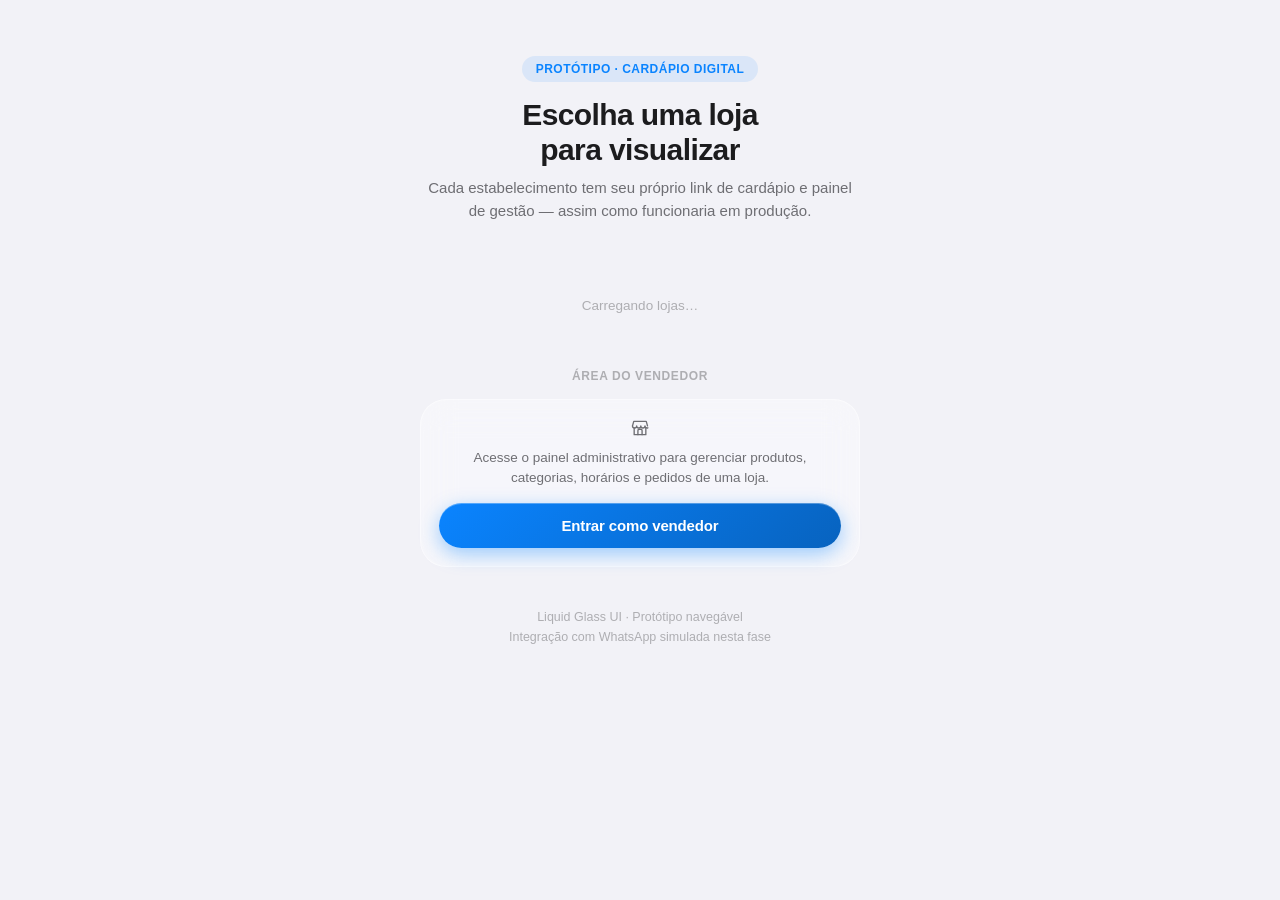
<file: Cardapio/cardapio-app 2/index.html>
<!DOCTYPE html>
<html lang="pt-BR">
<head>
<meta charset="UTF-8">
<meta name="viewport" content="width=device-width, initial-scale=1, viewport-fit=cover">
<title>Cardápio Digital — Protótipo</title>
<link rel="icon" type="image/svg+xml" href="assets/logo.svg">
<link rel="alternate icon" href="assets/logo.png">
<link rel="stylesheet" href="css/glass.css">
<style>
  :root { --brand: #0A84FF; --brand-dark: #1A1A1A; --brand-rgb: 10,132,255; }
  body { min-height: 100vh; }
  .wrap { max-width: 480px; margin: 0 auto; padding: 0 20px 60px; }
  .top { text-align: center; padding: 56px 0 28px; }
  .top .kicker {
    display: inline-block; padding: 6px 14px; border-radius: var(--r-pill);
    background: rgba(10,132,255,0.1); color: var(--brand);
    font-size: 12px; font-weight: 700; letter-spacing: 0.04em; text-transform: uppercase;
    margin-bottom: 16px;
  }
  .top h1 {
    font-size: 30px; font-weight: 750; letter-spacing: -0.02em; margin: 0 0 10px;
    line-height: 1.15;
  }
  .top p { color: var(--ink-soft); font-size: 15px; margin: 0; line-height: 1.5; }

  .store-list { display: flex; flex-direction: column; gap: 14px; margin-top: 28px; }
  .store-card {
    display: flex; align-items: center; gap: 16px;
    padding: 18px; border-radius: var(--r-lg);
    background: rgba(255,255,255,0.55);
    backdrop-filter: blur(20px) saturate(1.6);
    -webkit-backdrop-filter: blur(20px) saturate(1.6);
    border: 1px solid rgba(255,255,255,0.55);
    box-shadow: 0 4px 18px rgba(31,38,60,0.08);
    transition: transform 0.25s var(--ease-spring), box-shadow 0.25s var(--ease-out);
  }
  .store-card:active { transform: scale(0.98); }
  .store-logo {
    width: 56px; height: 56px; border-radius: 16px;
    display: flex; align-items: center; justify-content: center;
    font-size: 24px; font-weight: 800; color: #fff; flex-shrink: 0;
  }
  .store-logo svg { width: 26px; height: 26px; }
  .store-info { flex: 1; min-width: 0; }
  .store-info h3 { margin: 0 0 3px; font-size: 16px; font-weight: 650; }
  .store-info p { margin: 0; font-size: 13px; color: var(--ink-soft); }
  .store-arrow { color: var(--ink-faint); flex-shrink: 0; display: flex; }
  .store-arrow svg { width: 18px; height: 18px; }

  .vendor-icon { width: 20px; height: 20px; }
  .footnote-icon { width: 16px; height: 16px; vertical-align: -3px; margin-right: 4px; opacity: 0.6; }

  .divider-label {
    text-align: center; font-size: 12px; font-weight: 700;
    color: var(--ink-faint); text-transform: uppercase; letter-spacing: 0.05em;
    margin: 36px 0 16px;
  }
  .admin-row { display: flex; gap: 12px; }
  .admin-row .btn { flex: 1; }

  .footnote {
    text-align: center; margin-top: 40px; font-size: 12.5px; color: var(--ink-faint); line-height: 1.6;
  }
</style>
</head>
<body>
<div class="ambient-bg"></div>

<div class="wrap">
  <div class="top fade-up">
    <span class="kicker">Protótipo · Cardápio Digital</span>
    <h1>Escolha uma loja<br>para visualizar</h1>
    <p>Cada estabelecimento tem seu próprio link de cardápio e painel de gestão — assim como funcionaria em produção.</p>
  </div>

  <div class="store-list" id="storeList"></div>

  <div class="divider-label">Área do vendedor</div>
  <div class="glass-soft fade-up" style="border-radius: var(--r-lg); padding: 18px; text-align:center;">
    <div id="vendorIconWrap" style="display:flex;justify-content:center;margin-bottom:10px;color:var(--ink-soft);"></div>
    <p style="margin: 0 0 14px; font-size: 13.5px; color: var(--ink-soft); line-height: 1.5;">
      Acesse o painel administrativo para gerenciar produtos, categorias, horários e pedidos de uma loja.
    </p>
    <a href="admin-login.html" class="btn btn-primary btn-block">Entrar como vendedor</a>
  </div>

  <p class="footnote">Liquid Glass UI · Protótipo navegável<br>Integração com WhatsApp simulada nesta fase</p>
</div>

<script src="js/vendor/supabase.js"></script>
<script src="js/config.js"></script>
<script src="js/icons.js"></script>
<script src="js/db.js"></script>
<script src="js/utils.js"></script>
<script>
  // Ícones estilo SF Symbols: traço fino, sem preenchimento, cantos arredondados.
  const ICON_STROKE = 'fill="none" stroke="currentColor" stroke-width="1.6" stroke-linecap="round" stroke-linejoin="round"';

  const icones = {
    'burger-house': `<svg viewBox="0 0 24 24" ${ICON_STROKE}>
      <path d="M4 10.5c0-3.59 3.58-6.5 8-6.5s8 2.91 8 6.5" />
      <line x1="3" y1="10.5" x2="21" y2="10.5" />
      <line x1="3" y1="13.5" x2="21" y2="13.5" />
      <path d="M3 13.5c0 .5.2 1 .6 1.3.7.6 1.9.7 2.9.7h11c1 0 2.2-.1 2.9-.7.4-.3.6-.8.6-1.3" />
      <path d="M3.5 17h17c0 1.66-1.34 3-3 3h-11c-1.66 0-3-1.34-3-3Z" />
    </svg>`,
    'pizza-bella': `<svg viewBox="0 0 24 24" ${ICON_STROKE}>
      <path d="M3 5.5 12 21l9-15.5C17.5 3.5 6.5 3.5 3 5.5Z" />
      <circle cx="11" cy="9.5" r="0.9" fill="currentColor" stroke="none" />
      <circle cx="14.5" cy="12" r="0.9" fill="currentColor" stroke="none" />
      <circle cx="9.5" cy="13" r="0.9" fill="currentColor" stroke="none" />
    </svg>`,
  };

  const iconeGenerico = `<svg viewBox="0 0 24 24" ${ICON_STROKE}>
    <path d="M7 3v7c0 1.1-.9 2-2 2s-2-.9-2-2V3" />
    <line x1="5" y1="3" x2="5" y2="21" />
    <path d="M16 3c-1.66 0-3 2.69-3 6s1.34 6 3 6v6" />
  </svg>`;

  const chevronIcon = `<svg viewBox="0 0 24 24" fill="none" stroke="currentColor" stroke-width="2" stroke-linecap="round" stroke-linejoin="round"><polyline points="9 6 15 12 9 18"/></svg>`;
  const storefrontIcon = `<svg class="vendor-icon" viewBox="0 0 24 24" ${ICON_STROKE}><path d="M3 9.5 4.5 4h15L21 9.5"/><path d="M3 9.5c0 1.4 1.1 2.5 2.5 2.5S8 10.9 8 9.5c0 1.4 1.1 2.5 2.5 2.5S13 10.9 13 9.5c0 1.4 1.1 2.5 2.5 2.5S18 10.9 18 9.5c0 1.4 1.1 2.5 2.5 2.5.4 0 .7-.1 1-.2"/><path d="M5 12v8h14v-8"/><path d="M9.5 20v-5a1.5 1.5 0 0 1 1.5-1.5h2a1.5 1.5 0 0 1 1.5 1.5v5"/></svg>`;

  const list = document.getElementById('storeList');
  list.innerHTML = `<div style="text-align:center;padding:20px 0;color:var(--ink-faint);font-size:13.5px;">Carregando lojas…</div>`;

  (async () => {
    const ids = await DB.listLojaIds();
    if (!ids.length) {
      list.innerHTML = `<div class="empty-state"><p>Nenhuma loja cadastrada ainda. Rode o supabase-schema.sql no seu projeto Supabase para criar as lojas de demonstração.</p></div>`;
      return;
    }
    const lojas = await Promise.all(ids.map(id => DB.getLoja(id)));
    list.innerHTML = '';
    lojas.forEach((loja, i) => {
    if (!loja) return;
    const id = loja.id;
    const aberta = DB.isLojaAberta(loja);
    const card = document.createElement('a');
    card.href = `loja.html?id=${id}`;
    card.className = 'store-card fade-up';
    card.style.animationDelay = `${i * 0.08}s`;
    card.innerHTML = `
      <div class="store-logo" style="background: linear-gradient(135deg, ${loja.corPrimaria}, ${loja.corSecundaria});">
        ${loja.logoUrl ? `<img src="${loja.logoUrl}" style="width:100%;height:100%;border-radius:16px;object-fit:cover;">` : (icones[id] || iconeGenerico)}
      </div>
      <div class="store-info">
        <h3>${loja.nome}</h3>
        <p>${loja.slogan}</p>
      </div>
      <span class="badge ${aberta ? 'badge-open' : 'badge-closed'}" style="margin-right:4px;">${aberta ? 'Aberto' : 'Fechado'}</span>
      <span class="store-arrow">${chevronIcon}</span>
    `;
    list.appendChild(card);
    });
  })();

  document.getElementById('vendorIconWrap').innerHTML = storefrontIcon;
</script>
</body>
</html>
</file>
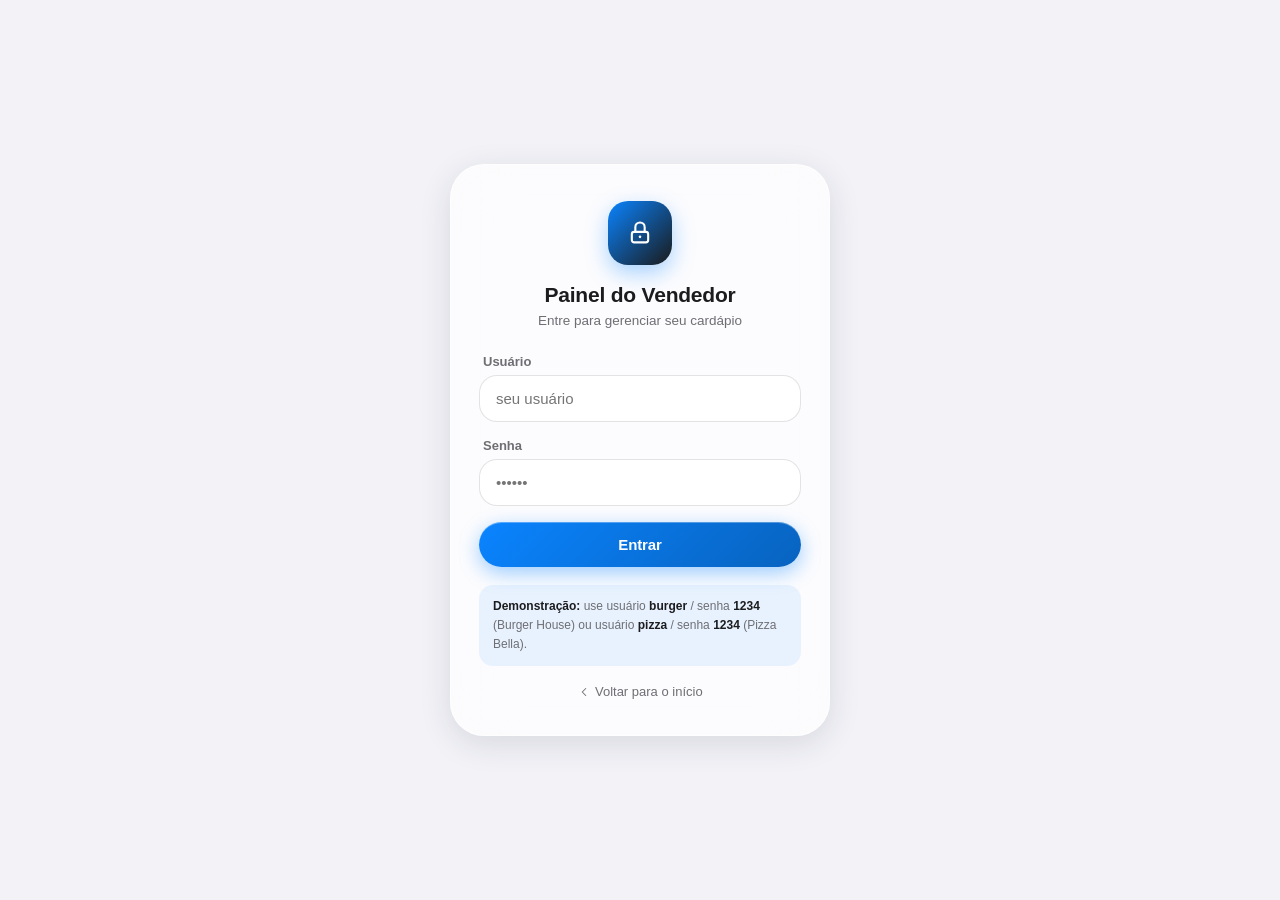
<file: Cardapio/cardapio-app 2/admin-login.html>
<!DOCTYPE html>
<html lang="pt-BR">
<head>
<meta charset="UTF-8">
<meta name="viewport" content="width=device-width, initial-scale=1, viewport-fit=cover">
<title>Entrar — Painel do Vendedor</title>
<link rel="icon" type="image/svg+xml" href="assets/logo.svg">
<link rel="alternate icon" href="assets/logo.png">
<link rel="stylesheet" href="css/glass.css">
<style>
  :root { --brand: #0A84FF; --brand-dark: #1A1A1A; --brand-rgb: 10,132,255; }
  body { min-height: 100vh; display: flex; align-items: center; justify-content: center; padding: 20px; }
  .login-card {
    width: 100%; max-width: 380px;
    padding: 36px 28px;
    border-radius: var(--r-xl);
    text-align: center;
  }
  .login-icon {
    width: 64px; height: 64px; border-radius: 20px;
    background: linear-gradient(135deg, var(--brand), #1A1A1A);
    display: flex; align-items: center; justify-content: center;
    color: #fff;
    margin: 0 auto 18px;
    box-shadow: 0 8px 22px rgba(10,132,255,0.35);
  }
  .login-card h1 { font-size: 21px; font-weight: 750; margin: 0 0 6px; letter-spacing: -0.01em; }
  .login-card p.sub { font-size: 13.5px; color: var(--ink-soft); margin: 0 0 26px; }
  .field { text-align: left; }
  .demo-hint {
    margin-top: 18px; padding: 12px 14px; border-radius: 14px;
    background: rgba(10,132,255,0.08); font-size: 12px; color: var(--ink-soft);
    text-align: left; line-height: 1.6;
  }
  .demo-hint strong { color: var(--ink); }
  .back-link { display: block; margin-top: 18px; font-size: 13px; color: var(--ink-soft); }
  .error-msg {
    background: rgba(255,59,48,0.1); color: #D70015;
    padding: 10px 14px; border-radius: 12px; font-size: 13px;
    margin-bottom: 16px; display: none; text-align: left;
  }
</style>
</head>
<body>
<div class="ambient-bg"></div>

<div class="login-card glass-strong pop-in">
  <div class="login-icon" data-icon="lock" data-icon-size="28"></div>
  <h1>Painel do Vendedor</h1>
  <p class="sub">Entre para gerenciar seu cardápio</p>

  <div class="error-msg" id="errorMsg">Usuário ou senha incorretos.</div>

  <form id="loginForm" onsubmit="return fazerLogin(event)">
    <div class="field">
      <label>Usuário</label>
      <input type="text" id="usuario" autocomplete="username" placeholder="seu usuário">
    </div>
    <div class="field">
      <label>Senha</label>
      <input type="password" id="senha" autocomplete="current-password" placeholder="••••••">
    </div>
    <button type="submit" class="btn btn-primary btn-block">Entrar</button>
  </form>

  <div class="demo-hint">
    <strong>Demonstração:</strong> use usuário <strong>burger</strong> / senha <strong>1234</strong> (Burger House) ou usuário <strong>pizza</strong> / senha <strong>1234</strong> (Pizza Bella).
  </div>

  <a href="index.html" class="back-link icon-inline-row" style="justify-content:center;"><span data-icon="chevronLeft" data-icon-size="14"></span> Voltar para o início</a>
</div>

<script src="js/vendor/supabase.js"></script>
<script src="js/config.js"></script>
<script src="js/icons.js"></script>
<script src="js/db.js"></script>
<script src="js/utils.js"></script>
<script>
  async function fazerLogin(e) {
    e.preventDefault();
    document.getElementById('errorMsg').style.display = 'none';
    const usuario = document.getElementById('usuario').value.trim();
    const senha = document.getElementById('senha').value;

    const btn = document.querySelector('#loginForm button[type=submit]');
    btn.disabled = true;
    const textoOriginal = btn.textContent;
    btn.textContent = 'Entrando...';

    try {
      const loja = await DB.autenticar(usuario, senha);
      if (loja) {
        DB.setSession(loja.id);
        window.location.href = `admin.html?id=${loja.id}`;
      } else {
        document.getElementById('errorMsg').style.display = 'block';
      }
    } catch (err) {
      console.error(err);
      document.getElementById('errorMsg').textContent = 'Erro ao conectar. Verifique sua internet e as credenciais do Supabase em js/config.js.';
      document.getElementById('errorMsg').style.display = 'block';
    } finally {
      btn.disabled = false;
      btn.textContent = textoOriginal;
    }
    return false;
  }
</script>
</body>
</html>
</file>
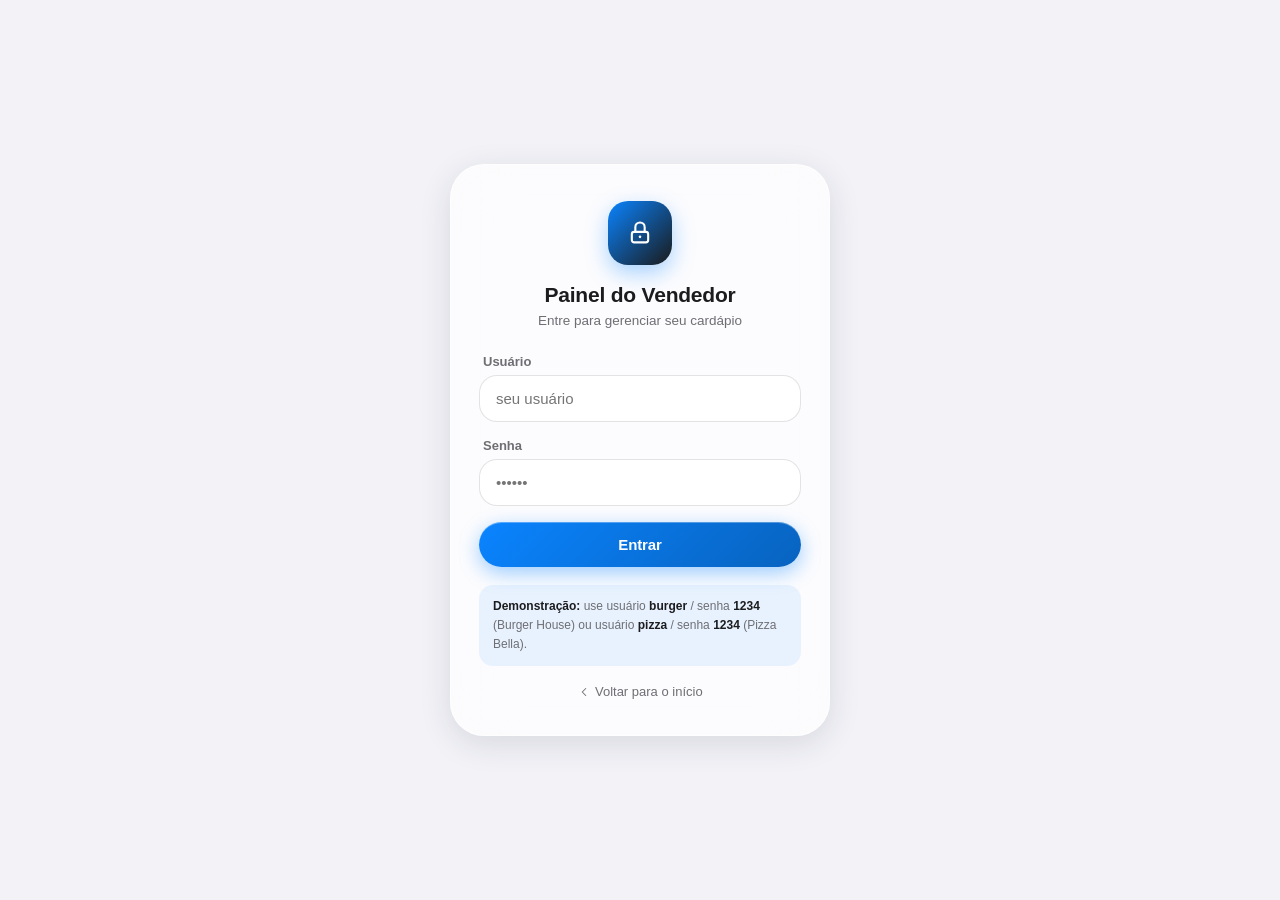
<file: Cardapio/cardapio-app 2/admin.html>
<!DOCTYPE html>
<html lang="pt-BR">
<head>
<meta charset="UTF-8">
<meta name="viewport" content="width=device-width, initial-scale=1, viewport-fit=cover">
<title>Painel do Vendedor</title>
<link rel="icon" type="image/svg+xml" href="assets/logo.svg">
<link rel="alternate icon" href="assets/logo.png">
<link rel="stylesheet" href="css/glass.css">
<style>
  body { min-height: 100vh; padding-bottom: 100px; }

  .admin-header {
    position: sticky; top: 0; z-index: 100;
    padding: 16px 20px 14px;
    display: flex; align-items: center; justify-content: space-between;
  }
  .admin-header .who { display: flex; align-items: center; gap: 12px; }
  .admin-header .logo-mini {
    width: 42px; height: 42px; border-radius: 12px;
    background: linear-gradient(135deg, var(--brand), var(--brand-dark));
    display: flex; align-items: center; justify-content: center;
    color: #fff; font-size: 18px; overflow: hidden;
  }
  .admin-header .logo-mini img { width: 100%; height: 100%; object-fit: cover; }
  .admin-header h1 { margin: 0; font-size: 16px; font-weight: 700; }
  .admin-header .sub { font-size: 11.5px; color: var(--ink-soft); }

  .container { padding: 0 20px; max-width: 600px; margin: 0 auto; }

  /* ---------- Bottom nav ---------- */
  .bottom-nav {
    position: fixed; left: 16px; right: 16px; bottom: 16px; z-index: 200;
    display: flex; justify-content: space-between;
    padding: 8px; border-radius: var(--r-pill);
  }
  .nav-item {
    flex: 1; display: flex; flex-direction: column; align-items: center; gap: 3px;
    padding: 8px 4px; border-radius: var(--r-pill);
    color: var(--ink-faint); font-size: 10.5px; font-weight: 600;
    transition: all 0.3s var(--ease-spring); border: none; background: none;
  }
  .nav-item .ic { font-size: 18px; }
  .nav-item.active { color: var(--brand); background: rgba(var(--brand-rgb), 0.1); transform: scale(1.05); }

  /* ---------- Dashboard cards ---------- */
  .stat-grid { display: grid; grid-template-columns: 1fr 1fr; gap: 12px; margin: 16px 0; }
  .stat-card {
    padding: 18px; border-radius: var(--r-lg);
    background: rgba(255,255,255,0.55);
    backdrop-filter: blur(18px) saturate(1.5);
    -webkit-backdrop-filter: blur(18px) saturate(1.5);
    border: 1px solid rgba(255,255,255,0.5);
  }
  .stat-card .num { font-size: 24px; font-weight: 750; letter-spacing: -0.02em; }
  .stat-card .lbl { font-size: 12px; color: var(--ink-soft); margin-top: 2px; }

  .status-toggle-card {
    padding: 18px; border-radius: var(--r-lg); margin-bottom: 16px;
    display: flex; align-items: center; justify-content: space-between;
  }
  .status-toggle-card .left { display: flex; align-items: center; gap: 12px; }
  .status-toggle-card .left .dot { width: 12px; height: 12px; border-radius: 50%; }

  .section-title {
    font-size: 13px; font-weight: 700; text-transform: uppercase; letter-spacing: 0.04em;
    color: var(--ink-faint); margin: 22px 4px 10px;
  }

  /* ---------- Lista de produtos (admin) ---------- */
  .admin-product-row {
    display: flex; align-items: center; gap: 12px;
    padding: 12px; border-radius: var(--r-lg); margin-bottom: 10px;
    background: rgba(255,255,255,0.55);
    backdrop-filter: blur(16px) saturate(1.5);
    -webkit-backdrop-filter: blur(16px) saturate(1.5);
    border: 1px solid rgba(255,255,255,0.5);
  }
  .admin-product-row img { width: 56px; height: 56px; border-radius: 12px; object-fit: cover; flex-shrink: 0; }
  .admin-product-row .info { flex: 1; min-width: 0; }
  .admin-product-row .info h4 { margin: 0 0 2px; font-size: 14.5px; font-weight: 650; }
  .admin-product-row .info .meta { font-size: 12px; color: var(--ink-soft); }
  .admin-product-row.is-off { opacity: 0.5; }
  .admin-product-row .actions { display: flex; gap: 6px; align-items: center; }

  .fab {
    position: fixed; right: 20px; bottom: 92px; z-index: 199;
    width: 56px; height: 56px; border-radius: 50%;
    background: var(--brand); color: #fff; font-size: 26px;
    display: flex; align-items: center; justify-content: center;
    box-shadow: 0 8px 24px rgba(var(--brand-rgb), 0.5);
    border: none;
  }

  .cat-chip-row { display: flex; gap: 8px; overflow-x: auto; padding: 4px 0 4px; margin-bottom: 14px; }
  .cat-chip-row::-webkit-scrollbar { display: none; }
  .cat-chip {
    flex-shrink: 0; padding: 8px 16px; border-radius: var(--r-pill);
    background: rgba(255,255,255,0.5); border: 1px solid rgba(255,255,255,0.5);
    font-size: 12.5px; font-weight: 600; color: var(--ink-soft);
  }
  .cat-chip.active { background: var(--brand); color: #fff; }

  .day-row {
    display: flex; align-items: center; gap: 8px;
    padding: 12px 0; border-bottom: 1px solid rgba(60,60,67,0.08);
  }
  .day-row:last-child { border-bottom: none; }
  .day-row .day-name { width: 62px; font-size: 13px; font-weight: 600; flex-shrink: 0; }
  .day-row input[type=time] {
    font-family: inherit; border: 1.5px solid rgba(60,60,67,0.14); border-radius: 10px;
    padding: 6px 4px; font-size: 12px; background: rgba(255,255,255,0.6); width: 78px;
    flex-shrink: 0;
  }
  .day-row .to-label { color: var(--ink-faint); font-size: 11px; flex-shrink: 0; }

  /* ---------- Kanban de pedidos ---------- */
  .kanban-wrap {
    /* ocupa a tela inteira ignorando o padding do .container */
    margin: 0 -20px;
    padding: 0 20px 16px;
    overflow-x: auto;
    display: flex;
    gap: 14px;
    scrollbar-width: none;
    -webkit-overflow-scrolling: touch;
    scroll-snap-type: x mandatory;
  }
  .kanban-wrap::-webkit-scrollbar { display: none; }

  .kanban-col {
    flex: 0 0 274px;
    scroll-snap-align: start;
    display: flex;
    flex-direction: column;
    gap: 0;
  }

  .kanban-header {
    display: flex; align-items: center; gap: 8px;
    padding: 10px 14px 10px;
    border-radius: var(--r-lg) var(--r-lg) 0 0;
    position: sticky; top: 0; z-index: 10;
  }
  .kanban-header .col-dot {
    width: 9px; height: 9px; border-radius: 50%; flex-shrink: 0;
  }
  .kanban-header .col-title {
    font-size: 12.5px; font-weight: 750; letter-spacing: 0.03em;
    text-transform: uppercase; flex: 1;
  }
  .kanban-header .col-count {
    font-size: 11.5px; font-weight: 700;
    background: rgba(0,0,0,0.1);
    padding: 2px 8px; border-radius: var(--r-pill);
  }

  /* Cores por coluna */
  .col-recebido .kanban-header  { background: rgba(255,159,10,0.14); color: #B25000; }
  .col-recebido .col-dot        { background: #FF9F0A; }
  .col-preparo .kanban-header   { background: rgba(10,132,255,0.12); color: #0060C0; }
  .col-preparo .col-dot         { background: #0A84FF; }
  .col-transito .kanban-header  { background: rgba(175,82,222,0.12); color: #7B25C0; }
  .col-transito .col-dot        { background: #AF52DE; }
  .col-concluido .kanban-header { background: rgba(52,199,89,0.12); color: #1A7E35; }
  .col-concluido .col-dot       { background: #34C759; }

  .kanban-body {
    background: rgba(120,120,128,0.06);
    border: 1px solid rgba(255,255,255,0.45);
    border-top: none;
    border-radius: 0 0 var(--r-lg) var(--r-lg);
    padding: 10px;
    display: flex; flex-direction: column; gap: 10px;
    min-height: 160px;
  }

  .order-card {
    border-radius: var(--r-md);
    background: rgba(255,255,255,0.78);
    backdrop-filter: blur(18px) saturate(1.5);
    -webkit-backdrop-filter: blur(18px) saturate(1.5);
    border: 1px solid rgba(255,255,255,0.7);
    box-shadow: 0 3px 12px rgba(31,38,60,0.08);
    overflow: hidden;
    animation: fadeUp 0.3s var(--ease-out) both;
  }
  .order-card-top {
    padding: 12px 14px 8px;
  }
  .order-card-head {
    display: flex; justify-content: space-between; align-items: flex-start;
    margin-bottom: 6px;
  }
  .order-card-num {
    font-size: 14px; font-weight: 750; letter-spacing: -0.01em;
  }
  .order-card-time {
    font-size: 11px; color: var(--ink-faint); font-weight: 500;
  }
  .order-card-tipo {
    display: inline-flex; align-items: center; gap: 4px;
    font-size: 11px; font-weight: 600; padding: 3px 8px;
    border-radius: var(--r-pill); margin-bottom: 6px;
  }
  .tipo-entrega  { background: rgba(10,132,255,0.1); color: #0060C0; }
  .tipo-retirada { background: rgba(52,199,89,0.1); color: #1A7E35; }
  .order-card-items {
    font-size: 12.5px; color: var(--ink-soft); line-height: 1.45;
    margin-bottom: 4px;
  }
  .order-card-valor {
    font-size: 14px; font-weight: 750; color: var(--ink);
  }
  .order-card-endereco {
    font-size: 11px; color: var(--ink-faint); margin-top: 3px;
  }
  .order-card-actions {
    border-top: 1px solid rgba(60,60,67,0.08);
    padding: 8px 10px;
    display: flex; gap: 6px;
  }
  .order-card-actions .btn {
    flex: 1; font-size: 12px; padding: 9px 10px;
    border-radius: var(--r-md);
  }

  /* timer de tempo decorrido */
  .order-timer {
    display: inline-flex; align-items: center; gap: 4px;
    font-size: 11px; font-weight: 600;
    padding: 2px 8px; border-radius: var(--r-pill);
    background: rgba(120,120,128,0.1); color: var(--ink-soft);
    margin-top: 4px;
  }
  .order-timer.urgent { background: rgba(255,59,48,0.12); color: #D70015; }

  .kanban-empty {
    text-align: center; padding: 24px 12px;
    color: var(--ink-faint); font-size: 12.5px;
  }
  .kanban-empty svg { opacity: 0.3; margin-bottom: 8px; }

  /* badge de novos pedidos no nav */
  .nav-item .notif-dot {
    width: 7px; height: 7px; border-radius: 50%;
    background: #FF3B30;
    position: absolute; top: 6px; right: calc(50% - 12px);
  }
  .nav-item { position: relative; }

  .toolbar-row { display: flex; gap: 8px; margin-bottom: 4px; }
  .toolbar-row .btn { flex: 1; }

  .color-swatch-row { display: flex; gap: 10px; flex-wrap: wrap; margin-bottom: 8px; }
  .color-swatch {
    width: 38px; height: 38px; border-radius: 50%; cursor: pointer;
    border: 3px solid transparent; transition: all 0.2s var(--ease-spring);
  }
  .color-swatch.selected { border-color: var(--ink); transform: scale(1.12); }
</style>
</head>
<body>
<div class="ambient-bg"></div>

<div class="admin-header glass" id="adminHeader"></div>

<div class="container" id="screenContent"></div>

<div class="bottom-nav glass-strong" id="bottomNav"></div>

<!-- Sheet: produto (criar/editar) -->
<div class="sheet-overlay" id="overlayProdutoForm"></div>
<div class="sheet" id="sheetProdutoForm" style="max-height:92vh;">
  <div class="sheet-handle"></div>
  <div class="sheet-header flex justify-between items-center">
    <h2 style="margin:0;font-size:18px;font-weight:750;" id="produtoFormTitle">Novo produto</h2>
    <button class="btn-icon btn-ghost" style="border:none;" onclick="fecharSheetAdmin('sheetProdutoForm','overlayProdutoForm')" data-icon="close" data-icon-size="17"></button>
  </div>
  <div class="sheet-body" id="produtoFormBody"></div>
</div>

<!-- Sheet: categoria (criar/editar) -->
<div class="sheet-overlay" id="overlayCategoriaForm"></div>
<div class="sheet" id="sheetCategoriaForm">
  <div class="sheet-handle"></div>
  <div class="sheet-header flex justify-between items-center">
    <h2 style="margin:0;font-size:18px;font-weight:750;" id="categoriaFormTitle">Nova categoria</h2>
    <button class="btn-icon btn-ghost" style="border:none;" onclick="fecharSheetAdmin('sheetCategoriaForm','overlayCategoriaForm')" data-icon="close" data-icon-size="17"></button>
  </div>
  <div class="sheet-body" id="categoriaFormBody"></div>
</div>

<script src="js/vendor/supabase.js"></script>
<script src="js/config.js"></script>
<script src="js/icons.js"></script>
<script src="js/db.js"></script>
<script src="js/utils.js"></script>
<script>
const lojaId = getQueryParam('id') || DB.getSession()?.lojaId;
let loja = null;
let telaAtual = 'dashboard';
let categoriaFiltro = 'all';
let pedidosCache = [];

function persistir() {
  return DB.saveLoja(loja).catch(err => {
    console.error(err);
    toast('Não foi possível salvar. Verifique sua internet.', { icon: Icon.warning({size: 16}) });
  });
}

async function refreshPedidos() {
  pedidosCache = await DB.getPedidos(lojaId);
}

// Toca um bipe curto de notificação (sem depender de arquivo de áudio externo)
function tocarAlertaPedido() {
  try {
    const ctx = new (window.AudioContext || window.webkitAudioContext)();
    [0, 0.18].forEach((delay, i) => {
      const osc = ctx.createOscillator();
      const gain = ctx.createGain();
      osc.type = 'sine';
      osc.frequency.value = i === 0 ? 880 : 1046;
      gain.gain.setValueAtTime(0.0001, ctx.currentTime + delay);
      gain.gain.exponentialRampToValueAtTime(0.25, ctx.currentTime + delay + 0.02);
      gain.gain.exponentialRampToValueAtTime(0.0001, ctx.currentTime + delay + 0.28);
      osc.connect(gain).connect(ctx.destination);
      osc.start(ctx.currentTime + delay);
      osc.stop(ctx.currentTime + delay + 0.3);
    });
  } catch (e) { /* navegador pode bloquear áudio antes de interação do usuário */ }
}

function notificarNovoPedido(pedido) {
  tocarAlertaPedido();
  toast(`Novo pedido ${pedido.numero || ''}! ${formatMoeda(pedido.total || 0)}`, { icon: Icon.receipt({size: 16}), duration: 4000 });
  if (window.Notification && Notification.permission === 'granted') {
    new Notification('Novo pedido recebido', { body: `${pedido.numero || ''} · ${formatMoeda(pedido.total || 0)}` });
  }
}

function iniciarRealtimePedidos() {
  DB.subscribePedidos(lojaId, async (payload) => {
    await refreshPedidos();
    if (payload.eventType === 'INSERT') {
      const pedido = { ...(payload.new.dados || {}), id: payload.new.id, status: payload.new.status };
      notificarNovoPedido(pedido);
    }
    if (telaAtual === 'pedidos') renderKanban();
    atualizarBadgePedidos();
  });
}

function atualizarBadgePedidos() {
  const pendentes = pedidosCache.filter(p => p.status === 'recebido').length;
  const navPedidos = document.querySelector('.nav-item[onclick*="pedidos"]');
  if (navPedidos) {
    const dot = navPedidos.querySelector('.notif-dot');
    if (pendentes > 0 && !dot) navPedidos.insertAdjacentHTML('beforeend', '<span class="notif-dot"></span>');
    else if (pendentes === 0 && dot) dot.remove();
  }
}

async function iniciarAdmin() {
  if (!lojaId) { window.location.href = 'admin-login.html'; return; }

  loja = await DB.getLoja(lojaId);
  if (!loja) {
    window.location.href = 'admin-login.html';
    return;
  }

  aplicarTemaLoja(loja);
  await refreshPedidos();

  renderHeader();
  renderNav();
  renderTela();

  if (window.Notification && Notification.permission === 'default') {
    Notification.requestPermission();
  }

  iniciarRealtimePedidos();

  // Poll leve de segurança (caso a conexão Realtime caia)
  setInterval(async () => {
    await refreshPedidos();
    if (telaAtual === 'pedidos') renderKanban();
    atualizarBadgePedidos();
  }, 20000);
}

/* =========================================================
   Header + Bottom nav
   ========================================================= */
function renderHeader() {
  document.getElementById('adminHeader').innerHTML = `
    <div class="who">
      <div class="logo-mini">${loja.logoUrl ? `<img src="${loja.logoUrl}">` : Icon.store({size: 20})}</div>
      <div>
        <h1>${loja.nome}</h1>
        <div class="sub">Painel do vendedor</div>
      </div>
    </div>
    <button class="btn-icon btn-glass" onclick="sair()" title="Sair">${Icon.logout({size: 18})}</button>
  `;
}

const navItems = [
  { id: 'dashboard', icon: 'home', label: 'Início' },
  { id: 'produtos', icon: 'bowl', label: 'Produtos' },
  { id: 'categorias', icon: 'grid', label: 'Categorias' },
  { id: 'horarios', icon: 'clock', label: 'Horários' },
  { id: 'pedidos', icon: 'receipt', label: 'Pedidos' },
  { id: 'config', icon: 'settings', label: 'Loja' },
];

function renderNav() {
  document.getElementById('bottomNav').innerHTML = navItems.map(n => {
    const ativo = telaAtual === n.id;
    const svg = Icon[n.icon]({ size: 22, filled: ativo });
    return `
    <button class="nav-item ${ativo ? 'active' : ''}" onclick="irPara('${n.id}')">
      <span class="ic">${svg}</span>
      <span>${n.label}</span>
    </button>
  `;
  }).join('');
}

function irPara(tela) {
  telaAtual = tela;
  renderNav();
  renderTela();
  window.scrollTo({ top: 0, behavior: 'smooth' });
}

function sair() {
  DB.clearSession();
  window.location.href = 'admin-login.html';
}

/* =========================================================
   Router simples
   ========================================================= */
function renderTela() {
  const map = {
    dashboard: telaDashboard,
    produtos: telaProdutos,
    categorias: telaCategorias,
    horarios: telaHorarios,
    pedidos: telaPedidos,
    config: telaConfig,
  };

  const content = document.getElementById('screenContent');
  // pedidos usa full-width (kanban horizontal); outras telas usam .container
  if (telaAtual === 'pedidos') {
    content.className = '';
    content.style.padding = '0 20px';
    content.style.maxWidth = '';
    content.style.margin = '';
  } else {
    content.className = 'container';
    content.style.padding = '';
    content.style.maxWidth = '';
    content.style.margin = '';
  }

  content.innerHTML = map[telaAtual]();
  posRenderHooks[telaAtual]?.();
  renderFab();
}

const posRenderHooks = {};

function renderFab() {
  let fab = document.getElementById('fabBtn');
  if (fab) fab.remove();
  if (telaAtual !== 'produtos') return;
  fab = document.createElement('button');
  fab.id = 'fabBtn';
  fab.className = 'fab';
  fab.innerHTML = '+';
  fab.onclick = () => abrirFormProduto();
  document.body.appendChild(fab);
}

/* =========================================================
   DASHBOARD
   ========================================================= */
function telaDashboard() {
  const aberta = DB.isLojaAberta(loja);
  const pedidos = pedidosCache;
  const hoje = new Date().toDateString();
  const pedidosHoje = pedidos.filter(p => new Date(p.criadoEm).toDateString() === hoje);
  const faturamentoHoje = pedidosHoje.reduce((s, p) => s + p.total, 0);
  const pendentes = pedidos.filter(p => p.status !== 'concluido').length;

  return `
    <div class="status-toggle-card glass fade-up">
      <div class="left">
        <span class="dot" style="background:${aberta ? '#34C759' : '#FF3B30'};"></span>
        <div>
          <strong style="font-size:14.5px;">${aberta ? 'Loja aberta' : 'Loja fechada'}</strong>
          <p style="margin:1px 0 0;font-size:12px;color:var(--ink-soft);">${loja.forcarFechado ? 'Fechada manualmente' : 'Seguindo horário programado'}</p>
        </div>
      </div>
      <label class="switch">
        <input type="checkbox" ${!loja.forcarFechado ? 'checked' : ''} onchange="toggleForcarAberto(this)">
        <span class="track"></span>
        <span class="thumb"></span>
      </label>
    </div>

    <div class="stat-grid">
      <div class="stat-card fade-up"><div class="num">${pedidosHoje.length}</div><div class="lbl">Pedidos hoje</div></div>
      <div class="stat-card fade-up"><div class="num">${formatMoeda(faturamentoHoje)}</div><div class="lbl">Faturamento hoje</div></div>
      <div class="stat-card fade-up"><div class="num">${loja.produtos.length}</div><div class="lbl">Produtos no cardápio</div></div>
      <div class="stat-card fade-up"><div class="num">${pendentes}</div><div class="lbl">Pedidos em andamento</div></div>
    </div>

    <div class="section-title">Acesso rápido</div>
    <div class="flex-col gap-12">
      <a href="loja.html?id=${lojaId}" target="_blank" class="btn btn-glass btn-block" style="justify-content:space-between;">
        <span class="icon-inline-row">${Icon.eye({size: 17})} Ver cardápio como cliente</span><span>${Icon.chevronRight({size: 16})}</span>
      </a>
      <button class="btn btn-glass btn-block" style="justify-content:space-between;" onclick="irPara('produtos')">
        <span class="icon-inline-row">${Icon.plus({size: 17})} Adicionar produto</span><span>${Icon.chevronRight({size: 16})}</span>
      </button>
      <button class="btn btn-glass btn-block" style="justify-content:space-between;" onclick="irPara('pedidos')">
        <span class="icon-inline-row">${Icon.receipt({size: 17})} Ver pedidos</span><span>${Icon.chevronRight({size: 16})}</span>
      </button>
    </div>
  `;
}

function toggleForcarAberto(checkbox) {
  loja.forcarFechado = !checkbox.checked;
  persistir();
  const dotColor = checkbox.checked ? '#34C759' : '#FF3B30';
  toast(checkbox.checked ? 'Loja reaberta' : 'Loja fechada manualmente', {
    icon: `<svg width="14" height="14" viewBox="0 0 10 10" style="color:${dotColor};"><circle cx="5" cy="5" r="5" fill="currentColor"/></svg>`
  });
  renderTela();
}

/* =========================================================
   PRODUTOS
   ========================================================= */
function telaProdutos() {
  return `
    <div class="cat-chip-row" id="prodCatChips"></div>
    <div id="prodList"></div>
  `;
}

posRenderHooks.produtos = function () {
  const chips = document.getElementById('prodCatChips');
  const cats = [{ id: 'all', nome: 'Todos' }, ...loja.categorias.slice().sort((a, b) => a.ordem - b.ordem)];
  chips.innerHTML = cats.map(c => `
    <button class="cat-chip ${categoriaFiltro === c.id ? 'active' : ''}" onclick="filtrarProdutos('${c.id}')">${c.nome}</button>
  `).join('');
  renderProdList();
};

function filtrarProdutos(catId) {
  categoriaFiltro = catId;
  posRenderHooks.produtos();
}

function renderProdList() {
  const list = document.getElementById('prodList');
  const produtos = categoriaFiltro === 'all' ? loja.produtos : loja.produtos.filter(p => p.categoriaId === categoriaFiltro);

  if (!produtos.length) {
    list.innerHTML = `<div class="empty-state"><div class="emoji">${Icon.bowl({size: 44})}</div><h3>Nenhum produto aqui</h3><p>Toque no botão + para adicionar.</p></div>`;
    return;
  }

  list.innerHTML = produtos.map(p => `
    <div class="admin-product-row ${!p.disponivel ? 'is-off' : ''}">
      <img src="${p.foto}">
      <div class="info">
        <h4>${p.nome}</h4>
        <div class="meta">${formatMoeda(p.preco)} · ${categoriaNome(p.categoriaId)}</div>
      </div>
      <div class="actions">
        <label class="switch" style="transform:scale(0.85);">
          <input type="checkbox" ${p.disponivel ? 'checked' : ''} onchange="toggleProdutoDisponivel('${p.id}', this)">
          <span class="track"></span>
          <span class="thumb"></span>
        </label>
        <button class="btn-icon btn-ghost" style="border:none;font-size:15px;" onclick="abrirFormProduto('${p.id}')">${Icon.edit({size: 16})}</button>
      </div>
    </div>
  `).join('');
}

function categoriaNome(catId) {
  return loja.categorias.find(c => c.id === catId)?.nome || '—';
}

function toggleProdutoDisponivel(id, checkbox) {
  const p = loja.produtos.find(pr => pr.id === id);
  p.disponivel = checkbox.checked;
  persistir();
  toast(p.disponivel ? `${p.nome} disponível` : `${p.nome} pausado`);
  renderProdList();
}

function abrirFormProduto(produtoId) {
  const editando = !!produtoId;
  const p = editando ? loja.produtos.find(pr => pr.id === produtoId) : { nome: '', descricao: '', preco: '', foto: '', categoriaId: loja.categorias[0]?.id, disponivel: true };

  document.getElementById('produtoFormTitle').textContent = editando ? 'Editar produto' : 'Novo produto';
  document.getElementById('produtoFormBody').innerHTML = `
    <div class="field">
      <label>Foto (URL da imagem)</label>
      <input id="pf_foto" value="${p.foto}" placeholder="https://...">
    </div>
    ${p.foto ? `<img src="${p.foto}" style="width:100%;height:160px;object-fit:cover;border-radius:16px;margin-bottom:14px;" onerror="this.style.display='none'">` : ''}
    <div class="field">
      <label>Nome do produto</label>
      <input id="pf_nome" value="${p.nome}" placeholder="Ex: Smash Clássico">
    </div>
    <div class="field">
      <label>Descrição</label>
      <textarea id="pf_descricao" placeholder="Ingredientes, modo de preparo...">${p.descricao}</textarea>
    </div>
    <div class="flex gap-12">
      <div class="field" style="flex:1;">
        <label>Preço (R$)</label>
        <input id="pf_preco" type="number" step="0.01" value="${p.preco}" placeholder="0,00">
      </div>
      <div class="field" style="flex:1;">
        <label>Categoria</label>
        <select id="pf_categoria">
          ${loja.categorias.map(c => `<option value="${c.id}" ${c.id === p.categoriaId ? 'selected' : ''}>${c.nome}</option>`).join('')}
        </select>
      </div>
    </div>
    <div class="flex items-center gap-12" style="margin-bottom:20px;">
      <label class="switch">
        <input type="checkbox" id="pf_disponivel" ${p.disponivel ? 'checked' : ''}>
        <span class="track"></span>
        <span class="thumb"></span>
      </label>
      <span style="font-size:14px;font-weight:600;">Disponível no cardápio</span>
    </div>
    <div class="toolbar-row">
      ${editando ? `<button class="btn btn-ghost" style="color:#D70015;border-color:rgba(255,59,48,0.3);" onclick="excluirProduto('${produtoId}')">Excluir</button>` : ''}
      <button class="btn btn-primary" onclick="salvarProduto('${produtoId || ''}')">${editando ? 'Salvar alterações' : 'Adicionar produto'}</button>
    </div>
  `;
  abrirSheetAdmin('sheetProdutoForm', 'overlayProdutoForm');
}

function salvarProduto(produtoId) {
  const nome = document.getElementById('pf_nome').value.trim();
  const preco = parseFloat(document.getElementById('pf_preco').value);
  const foto = document.getElementById('pf_foto').value.trim() || 'https://images.unsplash.com/photo-1546069901-ba9599a7e63c?w=600&q=80';

  if (!nome || isNaN(preco)) {
    toast('Preencha nome e preço corretamente', { icon: Icon.warning({size: 16}) });
    return;
  }

  const dados = {
    nome, foto,
    descricao: document.getElementById('pf_descricao').value.trim(),
    preco,
    categoriaId: document.getElementById('pf_categoria').value,
    disponivel: document.getElementById('pf_disponivel').checked,
  };

  if (produtoId) {
    const p = loja.produtos.find(pr => pr.id === produtoId);
    Object.assign(p, dados);
    toast('Produto atualizado');
  } else {
    loja.produtos.push({ id: DB.uid('p'), ...dados });
    toast('Produto adicionado');
  }
  persistir();
  fecharSheetAdmin('sheetProdutoForm', 'overlayProdutoForm');
  renderProdList();
}

function excluirProduto(produtoId) {
  loja.produtos = loja.produtos.filter(p => p.id !== produtoId);
  persistir();
  fecharSheetAdmin('sheetProdutoForm', 'overlayProdutoForm');
  toast('Produto excluído');
  renderProdList();
}

/* =========================================================
   CATEGORIAS
   ========================================================= */
function telaCategorias() {
  const cats = loja.categorias.slice().sort((a, b) => a.ordem - b.ordem);
  return `
    <p style="font-size:13px;color:var(--ink-soft);margin:4px 4px 16px;">Organize as abas do seu cardápio. Use as flechas para reordenar — a ordem aqui é a ordem que o cliente vê.</p>
    <div id="catList">
      ${cats.map((c, i) => `
        <div class="admin-product-row">
          <div class="info">
            <h4>${c.nome}</h4>
            <div class="meta">${loja.produtos.filter(p => p.categoriaId === c.id).length} produto(s)</div>
          </div>
          <div class="actions">
            <button class="btn-icon btn-ghost" style="border:none;" ${i === 0 ? 'disabled' : ''} onclick="moverCategoria('${c.id}', -1)">${Icon.chevronUp({size: 16})}</button>
            <button class="btn-icon btn-ghost" style="border:none;" ${i === cats.length - 1 ? 'disabled' : ''} onclick="moverCategoria('${c.id}', 1)">${Icon.chevronDown({size: 16})}</button>
            <button class="btn-icon btn-ghost" style="border:none;font-size:15px;" onclick="abrirFormCategoria('${c.id}')">${Icon.edit({size: 16})}</button>
          </div>
        </div>
      `).join('')}
    </div>
    <button class="btn btn-primary btn-block" style="margin-top:8px;" onclick="abrirFormCategoria()">+ Nova categoria</button>
  `;
}

function moverCategoria(catId, dir) {
  const cats = loja.categorias.slice().sort((a, b) => a.ordem - b.ordem);
  const idx = cats.findIndex(c => c.id === catId);
  const targetIdx = idx + dir;
  if (targetIdx < 0 || targetIdx >= cats.length) return;
  [cats[idx].ordem, cats[targetIdx].ordem] = [cats[targetIdx].ordem, cats[idx].ordem];
  persistir();
  renderTela();
}

function abrirFormCategoria(catId) {
  const editando = !!catId;
  const c = editando ? loja.categorias.find(cc => cc.id === catId) : { nome: '' };
  document.getElementById('categoriaFormTitle').textContent = editando ? 'Editar categoria' : 'Nova categoria';
  document.getElementById('categoriaFormBody').innerHTML = `
    <div class="field">
      <label>Nome da categoria</label>
      <input id="cf_nome" value="${c.nome}" placeholder="Ex: Bebidas, Sobremesas...">
    </div>
    <div class="toolbar-row">
      ${editando ? `<button class="btn btn-ghost" style="color:#D70015;border-color:rgba(255,59,48,0.3);" onclick="excluirCategoria('${catId}')">Excluir</button>` : ''}
      <button class="btn btn-primary" onclick="salvarCategoria('${catId || ''}')">${editando ? 'Salvar' : 'Criar categoria'}</button>
    </div>
  `;
  abrirSheetAdmin('sheetCategoriaForm', 'overlayCategoriaForm');
}

function salvarCategoria(catId) {
  const nome = document.getElementById('cf_nome').value.trim();
  if (!nome) { toast('Digite um nome', { icon: Icon.warning({size: 16}) }); return; }

  if (catId) {
    loja.categorias.find(c => c.id === catId).nome = nome;
    toast('Categoria atualizada');
  } else {
    const maxOrdem = Math.max(-1, ...loja.categorias.map(c => c.ordem));
    loja.categorias.push({ id: DB.uid('cat'), nome, ordem: maxOrdem + 1 });
    toast('Categoria criada');
  }
  persistir();
  fecharSheetAdmin('sheetCategoriaForm', 'overlayCategoriaForm');
  renderTela();
}

function excluirCategoria(catId) {
  const temProdutos = loja.produtos.some(p => p.categoriaId === catId);
  if (temProdutos) {
    toast('Mova ou exclua os produtos desta categoria primeiro', { icon: Icon.warning({size: 16}) });
    return;
  }
  loja.categorias = loja.categorias.filter(c => c.id !== catId);
  persistir();
  fecharSheetAdmin('sheetCategoriaForm', 'overlayCategoriaForm');
  toast('Categoria excluída');
  renderTela();
}

/* =========================================================
   HORÁRIOS
   ========================================================= */
function telaHorarios() {
  return `
    <p style="font-size:13px;color:var(--ink-soft);margin:4px 4px 16px;">Defina os horários de funcionamento. Fora desse período, os clientes podem ver o cardápio mas não conseguem fazer pedidos.</p>
    <div class="glass" style="border-radius:var(--r-lg);padding:6px 12px;margin-bottom:20px;">
      ${DB.NOMES_DIAS.map((nome, i) => {
        const h = loja.horarios[i];
        return `
          <div class="day-row">
            <label class="switch" style="transform:scale(0.85);">
              <input type="checkbox" ${h.ativo ? 'checked' : ''} onchange="setHorarioAtivo(${i}, this.checked)">
              <span class="track"></span>
              <span class="thumb"></span>
            </label>
            <span class="day-name" style="text-transform:capitalize;">${nome}</span>
            ${h.ativo ? `
              <input type="time" value="${h.abre}" onchange="setHorario(${i}, 'abre', this.value)">
              <span class="to-label">até</span>
              <input type="time" value="${h.fecha}" onchange="setHorario(${i}, 'fecha', this.value)">
            ` : `<span class="text-faint" style="font-size:12.5px;">Fechado</span>`}
          </div>
        `;
      }).join('')}
    </div>

    <div class="section-title">Tempo médio de preparo + entrega</div>
    <div class="glass" style="border-radius:var(--r-lg);padding:18px;">
      <div class="flex gap-12">
        <div class="field" style="flex:1;margin-bottom:0;">
          <label>Mínimo (min)</label>
          <input type="number" value="${loja.tempoMedioMin}" onchange="loja.tempoMedioMin = parseInt(this.value)||0; persistir(); toast('Atualizado')">
        </div>
        <div class="field" style="flex:1;margin-bottom:0;">
          <label>Máximo (min)</label>
          <input type="number" value="${loja.tempoMedioMax}" onchange="loja.tempoMedioMax = parseInt(this.value)||0; persistir(); toast('Atualizado')">
        </div>
      </div>
    </div>
  `;
}

function setHorarioAtivo(dia, ativo) {
  loja.horarios[dia].ativo = ativo;
  persistir();
  renderTela();
}
function setHorario(dia, campo, valor) {
  loja.horarios[dia][campo] = valor;
  persistir();
  toast('Horário atualizado');
}

/* =========================================================
   PEDIDOS — Kanban
   ========================================================= */
const COLUNAS = [
  {
    id: 'recebido',
    cls: 'col-recebido',
    title: 'Recebido',
    statuses: ['recebido'],
  },
  {
    id: 'preparo',
    cls: 'col-preparo',
    title: 'Em preparo',
    statuses: ['preparo'],
  },
  {
    id: 'transito',
    cls: 'col-transito',
    title: 'Saiu / Pronto',
    statuses: ['caminho', 'pronto'],
  },
  {
    id: 'concluido',
    cls: 'col-concluido',
    title: 'Concluído',
    statuses: ['concluido'],
  },
];

function tempoDecorrido(ts) {
  const mins = Math.floor((Date.now() - ts) / 60000);
  if (mins < 1) return 'agora';
  if (mins < 60) return `${mins} min`;
  const h = Math.floor(mins / 60);
  const m = mins % 60;
  return m > 0 ? `${h}h ${m}min` : `${h}h`;
}

function cardPedido(p) {
  const mins = Math.floor((Date.now() - p.criadoEm) / 60000);
  const urgente = mins > 30 && p.status !== 'concluido';
  const horario = new Date(p.criadoEm).toLocaleTimeString('pt-BR', { hour: '2-digit', minute: '2-digit' });
  const itensStr = p.itens.map(i => `${i.qtd}× ${i.nome}`).join(', ');
  const isEntrega = p.tipoEntrega === 'entrega';
  const acoes = acoesCard(p);

  return `
    <div class="order-card" id="card-${p.id}">
      <div class="order-card-top">
        <div class="order-card-head">
          <span class="order-card-num">${p.numero}</span>
          <span class="order-card-time">${horario}</span>
        </div>
        <span class="order-card-tipo ${isEntrega ? 'tipo-entrega' : 'tipo-retirada'}">
          ${isEntrega ? Icon.bike({size: 12}) : Icon.walk({size: 12})}
          ${isEntrega ? 'Entrega' : 'Retirada'}
        </span>
        <div class="order-card-items">${itensStr}</div>
        ${p.cliente?.nome ? `
          <div class="order-card-endereco" style="margin-top:4px;">
            ${Icon.user({size: 11})} ${p.cliente.nome}${p.cliente.celular ? ` · ${p.cliente.celular}` : ''}
          </div>` : ''}
        ${p.endereco ? `<div class="order-card-endereco">${Icon.pin({size: 11})} ${p.endereco.rua}, ${p.endereco.numero} — ${p.endereco.bairro}</div>` : ''}
        <div style="display:flex;align-items:center;justify-content:space-between;margin-top:6px;">
          <span class="order-card-valor">${formatMoeda(p.total)}</span>
          <span class="order-timer ${urgente ? 'urgent' : ''}">
            ${Icon.clock({size: 11})} ${tempoDecorrido(p.criadoEm)}
          </span>
        </div>
      </div>
      ${acoes ? `<div class="order-card-actions">${acoes}</div>` : ''}
    </div>
  `;
}

function acoesCard(p) {
  const isEntrega = p.tipoEntrega === 'entrega';
  switch (p.status) {
    case 'recebido':
      return `
        <button class="btn btn-primary" onclick="moverPedido('${p.id}', 'preparo')">
          ${Icon.check({size: 14})} Confirmar e preparar
        </button>
      `;
    case 'preparo':
      return isEntrega
        ? `<button class="btn btn-primary" onclick="moverPedido('${p.id}', 'caminho')">
            ${Icon.bike({size: 14})} Saiu para entrega
           </button>`
        : `<button class="btn btn-primary" onclick="moverPedido('${p.id}', 'pronto')">
            ${Icon.check({size: 14})} Pronto para retirada
           </button>`;
    case 'caminho':
    case 'pronto':
      return `
        <button class="btn btn-primary" onclick="moverPedido('${p.id}', 'concluido')"
          style="background:linear-gradient(135deg,#34C759,#248A3D);box-shadow:0 4px 14px rgba(52,199,89,0.4);">
          ${Icon.checkCircle({size: 14})} ${isEntrega ? 'Entregue' : 'Retirado'}
        </button>
      `;
    case 'concluido':
      return ''; // sem ações, pedido fechado
  }
}

function moverPedido(pedidoId, novoStatus) {
  // Atualização otimista: já reflete na tela antes da resposta do servidor
  const local = pedidosCache.find(p => p.id === pedidoId);
  if (local) local.status = novoStatus;

  DB.updatePedidoStatus(lojaId, pedidoId, novoStatus).catch(err => {
    console.error(err);
    toast('Não foi possível salvar o status. Tente novamente.', { icon: Icon.warning({size: 16}) });
    refreshPedidos().then(renderKanban);
  });

  // animação de saída do card
  const card = document.getElementById(`card-${pedidoId}`);
  if (card) {
    card.style.transition = 'opacity 0.25s, transform 0.25s';
    card.style.opacity = '0';
    card.style.transform = 'scale(0.92)';
    setTimeout(() => renderKanban(), 260);
  } else {
    renderKanban();
  }

  const labels = {
    preparo: 'Pedido em preparo!',
    caminho: 'Saiu para entrega!',
    pronto: 'Pronto para retirada!',
    concluido: 'Pedido concluído!',
  };
  toast(labels[novoStatus] || 'Status atualizado', {
    icon: novoStatus === 'concluido' ? Icon.checkCircle({size: 16}) : Icon.check({size: 16}),
  });
}

function renderKanban() {
  const wrap = document.getElementById('kanbanWrap');
  if (!wrap) return;

  const pedidos = pedidosCache;

  wrap.innerHTML = COLUNAS.map(col => {
    let cards = pedidos.filter(p => col.statuses.includes(p.status));
    const total = cards.length;
    let maisLink = '';
    // a coluna "Concluído" pode crescer indefinidamente; mostra só os mais
    // recentes aqui e manda o resto para a aba "Histórico do mês"
    if (col.id === 'concluido' && total > 12) {
      cards = cards.slice(0, 12);
      maisLink = `
        <button class="btn btn-glass btn-sm btn-block" style="margin-top:2px;" onclick="mudarSubTelaPedidos('historico')">
          Ver histórico completo (${total})
        </button>`;
    }
    return `
      <div class="kanban-col ${col.cls}">
        <div class="kanban-header">
          <span class="col-dot"></span>
          <span class="col-title">${col.title}</span>
          ${total ? `<span class="col-count">${total}</span>` : ''}
        </div>
        <div class="kanban-body">
          ${cards.length
            ? cards.map(p => cardPedido(p)).join('')
            : `<div class="kanban-empty">
                ${Icon.receipt({size: 28})}
                <p style="margin:0;">Nenhum pedido</p>
               </div>`
          }
          ${maisLink}
        </div>
      </div>
    `;
  }).join('');

  atualizarBadgePedidos();
}

let pedidosSubTela = 'ativos'; // 'ativos' | 'historico'

function telaPedidos() {
  return `
    <div class="cat-chip-row" id="pedidosTabs" style="margin-bottom:2px;"></div>
    <div id="pedidosConteudo"></div>
  `;
}

posRenderHooks.pedidos = function() {
  renderPedidosTabs();
  renderPedidosConteudo();
};

function renderPedidosTabs() {
  document.getElementById('pedidosTabs').innerHTML = `
    <button class="cat-chip ${pedidosSubTela === 'ativos' ? 'active' : ''}" onclick="mudarSubTelaPedidos('ativos')">Ativos</button>
    <button class="cat-chip ${pedidosSubTela === 'historico' ? 'active' : ''}" onclick="mudarSubTelaPedidos('historico')">Histórico do mês</button>
  `;
}

function mudarSubTelaPedidos(tela) {
  pedidosSubTela = tela;
  renderPedidosTabs();
  renderPedidosConteudo();
}

function renderPedidosConteudo() {
  const wrap = document.getElementById('pedidosConteudo');
  if (pedidosSubTela === 'ativos') {
    wrap.innerHTML = `
      <div style="margin: 10px 0 10px; display:flex; align-items:center; justify-content:space-between;">
        <p style="margin:0;font-size:13px;color:var(--ink-soft);">Atualizando em tempo real</p>
        <button class="btn btn-glass btn-sm" onclick="refreshPedidos().then(renderKanban)">${Icon.check({size: 14})} Atualizar</button>
      </div>
      <div class="kanban-wrap" id="kanbanWrap"></div>
    `;
    renderKanban();
  } else {
    wrap.innerHTML = telaPedidosHistorico();
  }
}

/* ---------- Histórico do mês ---------- */

const STATUS_META = {
  recebido:  { label: 'Recebido',            bg: 'rgba(255,159,10,0.14)', fg: '#B25000' },
  preparo:   { label: 'Em preparo',           bg: 'rgba(10,132,255,0.12)', fg: '#0060C0' },
  caminho:   { label: 'Saiu p/ entrega',      bg: 'rgba(175,82,222,0.12)', fg: '#7B25C0' },
  pronto:    { label: 'Pronto p/ retirada',   bg: 'rgba(175,82,222,0.12)', fg: '#7B25C0' },
  concluido: { label: 'Concluído',            bg: 'rgba(52,199,89,0.12)',  fg: '#1A7E35' },
};

function statusBadgeHtml(status) {
  const m = STATUS_META[status] || STATUS_META.recebido;
  return `<span class="badge" style="background:${m.bg};color:${m.fg};">${m.label}</span>`;
}

function telaPedidosHistorico() {
  const pedidosMes = filtrarPedidosDoMes(pedidosCache);

  if (!pedidosMes.length) {
    return `
      <div class="empty-state">
        <div class="emoji">${Icon.receipt({size: 44})}</div>
        <h3>Nenhum pedido este mês</h3>
        <p>Os pedidos de ${nomeMesAtual()} aparecerão aqui.</p>
      </div>`;
  }

  const totalPedidos = pedidosMes.length;
  const concluidos = pedidosMes.filter(p => p.status === 'concluido');
  const faturamento = concluidos.reduce((s, p) => s + p.total, 0);
  const ticketMedio = totalPedidos ? (pedidosMes.reduce((s, p) => s + p.total, 0) / totalPedidos) : 0;

  // agrupar por dia (mantendo a ordem, já que pedidosMes vem ordenado do mais novo pro mais antigo)
  const grupos = [];
  pedidosMes.forEach(p => {
    const diaKey = new Date(p.criadoEm).toLocaleDateString('pt-BR', { weekday: 'short', day: '2-digit', month: '2-digit' });
    let grupo = grupos.find(g => g.dia === diaKey);
    if (!grupo) { grupo = { dia: diaKey, itens: [] }; grupos.push(grupo); }
    grupo.itens.push(p);
  });

  return `
    <div style="margin:10px 0 4px;">
      <p style="margin:0;font-size:13px;color:var(--ink-soft);">${nomeMesAtual()}</p>
    </div>
    <div class="stat-grid">
      <div class="stat-card fade-up"><div class="num">${totalPedidos}</div><div class="lbl">Pedidos no mês</div></div>
      <div class="stat-card fade-up"><div class="num">${formatMoeda(faturamento)}</div><div class="lbl">Faturamento (concluídos)</div></div>
      <div class="stat-card fade-up"><div class="num">${formatMoeda(ticketMedio)}</div><div class="lbl">Ticket médio</div></div>
      <div class="stat-card fade-up"><div class="num">${concluidos.length}</div><div class="lbl">Pedidos concluídos</div></div>
    </div>
    ${grupos.map(g => `
      <div class="section-title">${g.dia}</div>
      <div class="flex-col gap-12" style="margin-bottom:8px;">
        ${g.itens.map(p => historicoCardHtml(p)).join('')}
      </div>
    `).join('')}
  `;
}

function historicoCardHtml(p) {
  const horario = new Date(p.criadoEm).toLocaleTimeString('pt-BR', { hour: '2-digit', minute: '2-digit' });
  const itensStr = p.itens.map(i => `${i.qtd}× ${i.nome}`).join(', ');
  return `
    <div class="order-card">
      <div class="order-card-top">
        <div class="order-card-head">
          <span class="order-card-num">${p.numero}</span>
          <span class="order-card-time">${horario}</span>
        </div>
        ${statusBadgeHtml(p.status)}
        <div class="order-card-items" style="margin-top:6px;">${itensStr}</div>
        ${p.cliente?.nome ? `<div class="order-card-endereco">${Icon.user({size: 11})} ${p.cliente.nome}${p.cliente.celular ? ` · ${p.cliente.celular}` : ''}</div>` : ''}
        <div style="margin-top:6px;"><span class="order-card-valor">${formatMoeda(p.total)}</span></div>
      </div>
    </div>
  `;
}

async function atualizarStatusPedido(pedidoId, novoStatus) {
  try {
    await DB.updatePedidoStatus(lojaId, pedidoId, novoStatus);
  } catch (err) {
    console.error(err);
    toast('Não foi possível atualizar o status', { icon: Icon.warning({size: 16}) });
    return;
  }
  await refreshPedidos();
  toast('Status atualizado');
  renderTela();
}

/* =========================================================
   CONFIGURAÇÕES DA LOJA
   ========================================================= */
const coresPreset = ['#FF6B35', '#C8102E', '#0A84FF', '#34C759', '#AF52DE', '#FF9F0A', '#1A1A1A'];

function telaConfig() {
  return `
    <div class="section-title">Identidade visual</div>
    <div class="glass" style="border-radius:var(--r-lg);padding:18px;margin-bottom:18px;">
      <div class="field">
        <label>Nome da loja</label>
        <input id="cfg_nome" value="${loja.nome}">
      </div>
      <div class="field">
        <label>Slogan / descrição curta</label>
        <input id="cfg_slogan" value="${loja.slogan}">
      </div>
      <div class="field">
        <label>Logo (URL da imagem)</label>
        <input id="cfg_logo" value="${loja.logoUrl}" placeholder="https://...">
      </div>
      <div class="field">
        <label>Cor principal da marca</label>
        <div class="color-swatch-row">
          ${coresPreset.map(c => `<div class="color-swatch ${loja.corPrimaria === c ? 'selected' : ''}" style="background:${c};" onclick="selecionarCor('${c}')"></div>`).join('')}
        </div>
      </div>
      <button class="btn btn-primary btn-block" onclick="salvarConfigGeral()">Salvar identidade</button>
    </div>

    <div class="section-title">Pedidos e WhatsApp</div>
    <div class="glass" style="border-radius:var(--r-lg);padding:18px;margin-bottom:18px;">
      <div class="field">
        <label>WhatsApp da loja (com DDI + DDD)</label>
        <input id="cfg_whatsapp" value="${loja.whatsapp || ''}" placeholder="5511999999999">
      </div>
      <div class="flex gap-12">
        <div class="field" style="flex:1;">
          <label>Pedido mínimo (R$)</label>
          <input id="cfg_minimo" type="number" step="0.01" value="${loja.pedidoMinimo}">
        </div>
        <div class="field" style="flex:1;">
          <label>Taxa de entrega (R$)</label>
          <input id="cfg_taxa" type="number" step="0.01" value="${loja.taxaEntrega}">
        </div>
      </div>
      <button class="btn btn-primary btn-block" onclick="salvarConfigPedidos()">Salvar configurações</button>
    </div>

    <div class="section-title">Acesso</div>
    <div class="glass" style="border-radius:var(--r-lg);padding:18px;">
      <p style="font-size:13px;color:var(--ink-soft);margin:0 0 14px;">Usuário atual: <strong style="color:var(--ink);">${loja.usuario}</strong></p>
      <div class="field">
        <label>Nova senha</label>
        <input id="cfg_senha" type="password" placeholder="Deixe em branco para manter a atual">
      </div>
      <button class="btn btn-ghost btn-block" onclick="salvarSenha()">Atualizar senha</button>
    </div>
  `;
}

function selecionarCor(cor) {
  loja.corPrimaria = cor;
  persistir();
  aplicarTemaLoja(loja);
  renderHeader();
  renderTela();
}

function salvarConfigGeral() {
  loja.nome = document.getElementById('cfg_nome').value.trim();
  loja.slogan = document.getElementById('cfg_slogan').value.trim();
  loja.logoUrl = document.getElementById('cfg_logo').value.trim();
  persistir();
  renderHeader();
  toast('Identidade visual atualizada');
}

function salvarConfigPedidos() {
  loja.whatsapp = document.getElementById('cfg_whatsapp').value.trim();
  loja.pedidoMinimo = parseFloat(document.getElementById('cfg_minimo').value) || 0;
  loja.taxaEntrega = parseFloat(document.getElementById('cfg_taxa').value) || 0;
  persistir();
  toast('Configurações salvas');
}

function salvarSenha() {
  const nova = document.getElementById('cfg_senha').value;
  if (nova) {
    loja.senha = nova;
    persistir();
    toast('Senha atualizada');
    document.getElementById('cfg_senha').value = '';
  }
}

/* =========================================================
   Sheets helpers
   ========================================================= */
function abrirSheetAdmin(sheetId, overlayId) {
  document.getElementById(sheetId).classList.add('open');
  document.getElementById(overlayId).classList.add('open');
  document.body.style.overflow = 'hidden';
}
function fecharSheetAdmin(sheetId, overlayId) {
  document.getElementById(sheetId).classList.remove('open');
  document.getElementById(overlayId).classList.remove('open');
  document.body.style.overflow = '';
}
['ProdutoForm', 'CategoriaForm'].forEach(name => {
  document.getElementById(`overlay${name}`).addEventListener('click', () => fecharSheetAdmin(`sheet${name}`, `overlay${name}`));
});

/* =========================================================
   Init
   ========================================================= */
iniciarAdmin();
</script>
</body>
</html>
</file>
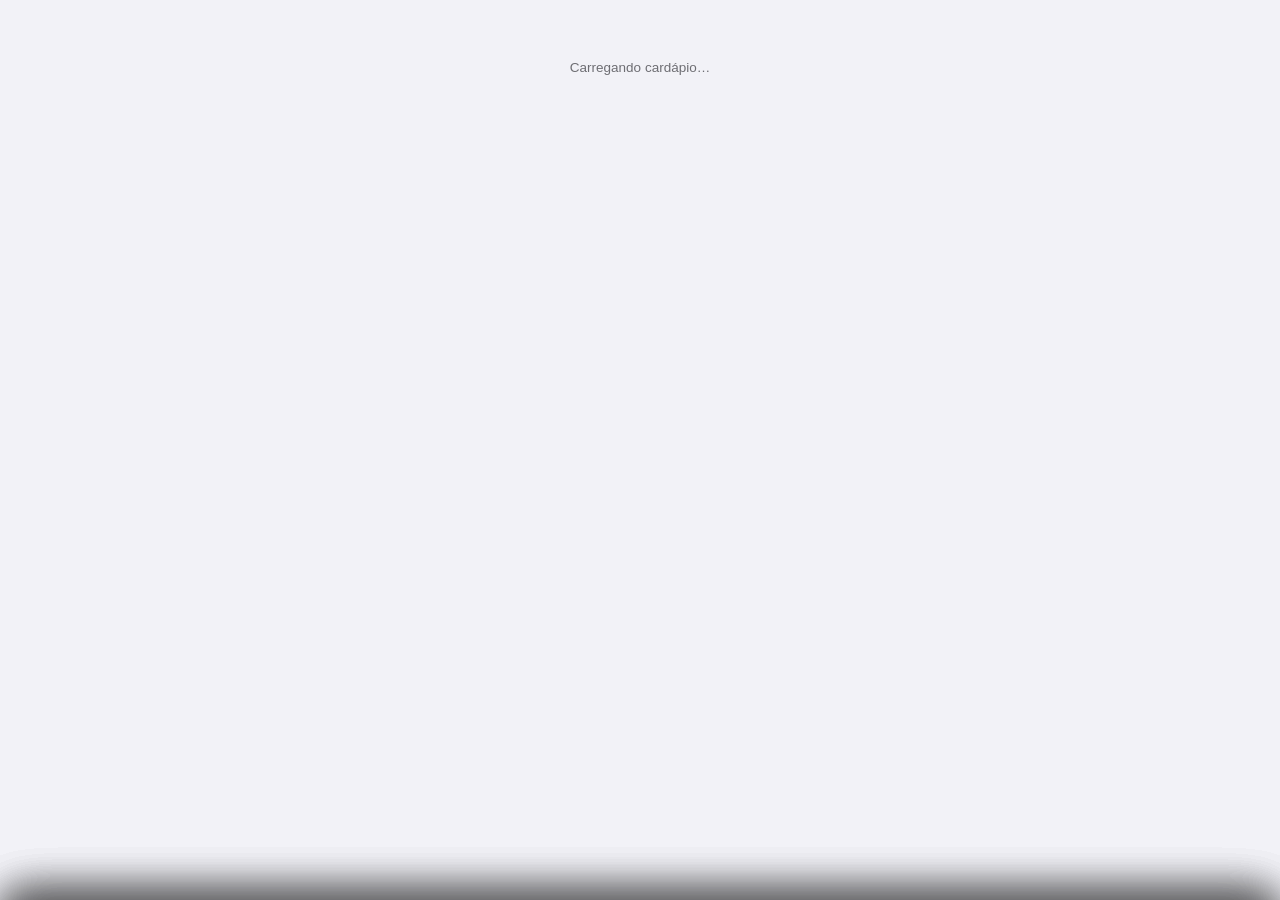
<file: Cardapio/cardapio-app 2/loja.html>
<!DOCTYPE html>
<html lang="pt-BR">
<head>
<meta charset="UTF-8">
<meta name="viewport" content="width=device-width, initial-scale=1, viewport-fit=cover">
<title>Cardápio</title>
<link rel="icon" type="image/svg+xml" href="assets/logo.svg">
<link rel="alternate icon" href="assets/logo.png">
<link rel="stylesheet" href="css/glass.css">
<style>
  body { min-height: 100vh; padding-bottom: 110px; }

  /* ---------- Header / Hero da loja ---------- */
  .hero {
    position: relative;
    padding: 18px 20px 20px;
    color: #fff;
    background: linear-gradient(160deg, var(--brand) 0%, color-mix(in srgb, var(--brand) 60%, #1a1a1a) 100%);
    border-radius: 0 0 32px 32px;
    overflow: hidden;
  }
  .hero::before {
    content: '';
    position: absolute; inset: 0;
    background: radial-gradient(circle at 80% -10%, rgba(255,255,255,0.25), transparent 60%);
  }
  .hero-top { display: flex; align-items: center; justify-content: space-between; position: relative; z-index: 1; }
  .hero-back {
    width: 38px; height: 38px; border-radius: 50%;
    background: rgba(255,255,255,0.22);
    backdrop-filter: blur(10px);
    display: flex; align-items: center; justify-content: center;
    color: #fff; font-size: 18px;
  }
  .hero-actions { display: flex; gap: 8px; }
  .hero-icon-btn {
    width: 38px; height: 38px; border-radius: 50%;
    background: rgba(255,255,255,0.22);
    backdrop-filter: blur(10px);
    display: flex; align-items: center; justify-content: center;
    color: #fff; font-size: 16px; border: none;
  }

  .hero-store { display: flex; gap: 14px; align-items: center; margin-top: 18px; position: relative; z-index: 1; }
  .hero-logo {
    width: 64px; height: 64px; border-radius: 18px;
    background: rgba(255,255,255,0.25);
    backdrop-filter: blur(10px);
    display: flex; align-items: center; justify-content: center;
    font-size: 28px; flex-shrink: 0;
    box-shadow: 0 6px 18px rgba(0,0,0,0.18);
    overflow: hidden;
  }
  .hero-logo img { width: 100%; height: 100%; object-fit: cover; }
  .hero-store h1 { margin: 0 0 4px; font-size: 21px; font-weight: 750; letter-spacing: -0.01em; }
  .hero-store .meta { font-size: 12.5px; opacity: 0.9; display: flex; gap: 10px; flex-wrap: wrap; align-items: center; }

  .hero-stats {
    display: flex; gap: 8px; margin-top: 16px; position: relative; z-index: 1;
  }
  .hero-stat {
    flex: 1;
    min-width: 0;
    background: rgba(255,255,255,0.18);
    backdrop-filter: blur(10px);
    border-radius: 14px;
    padding: 9px 10px;
    font-size: 12px;
  }
  .hero-stat strong { display: block; font-size: 12.5px; font-weight: 700; white-space: nowrap; }

  .closed-banner {
    margin: 0 20px -4px;
    margin-top: 14px;
    padding: 12px 16px;
    border-radius: 16px;
    background: rgba(255,59,48,0.12);
    border: 1px solid rgba(255,59,48,0.25);
    color: #B00020;
    font-size: 13px;
    font-weight: 600;
    display: flex; align-items: center; gap: 8px;
  }

  /* ---------- Tabs sticky ---------- */
  .tabs-sticky {
    position: sticky; top: 0; z-index: 50;
    padding: 14px 0 12px;
    margin-top: 16px;
  }
  .tabs-scroll {
    display: flex; gap: 8px;
    overflow-x: auto;
    padding: 0 20px;
    scrollbar-width: none;
  }
  .tabs-scroll::-webkit-scrollbar { display: none; }
  .tab-btn {
    flex-shrink: 0;
    padding: 10px 18px;
    border-radius: var(--r-pill);
    background: rgba(255,255,255,0.5);
    backdrop-filter: blur(16px) saturate(1.5);
    -webkit-backdrop-filter: blur(16px) saturate(1.5);
    border: 1px solid rgba(255,255,255,0.5);
    font-size: 13.5px; font-weight: 600; color: var(--ink-soft);
    transition: all 0.3s var(--ease-spring);
    white-space: nowrap;
  }
  .tab-btn.active {
    background: var(--brand); color: #fff; border-color: transparent;
    box-shadow: 0 4px 14px rgba(var(--brand-rgb), 0.4);
    transform: scale(1.04);
  }

  /* ---------- Conteúdo do cardápio ---------- */
  .menu-content { padding: 4px 20px 20px; }
  .cat-section { padding-top: 18px; }
  .cat-section h2 {
    font-size: 19px; font-weight: 750; letter-spacing: -0.01em;
    margin: 0 0 12px; padding-left: 2px;
  }
  .product-list { display: flex; flex-direction: column; gap: 12px; }

  .empty-cat {
    text-align: center; padding: 30px 0; color: var(--ink-faint); font-size: 13.5px;
  }

  /* ---------- Carrinho flutuante ---------- */
  .cart-bar {
    position: fixed; left: 20px; right: 20px; bottom: 20px;
    z-index: 200;
    display: flex; align-items: center; justify-content: space-between;
    padding: 14px 10px 14px 20px;
    border-radius: var(--r-pill);
    background: var(--brand);
    color: #fff;
    box-shadow: 0 10px 30px rgba(var(--brand-rgb), 0.45);
    transform: translateY(120px);
    opacity: 0;
    transition: transform 0.45s var(--ease-spring), opacity 0.3s;
  }
  .cart-bar.visible { transform: translateY(0); opacity: 1; }
  .cart-bar .cart-info { display: flex; align-items: center; gap: 10px; }
  .cart-bar .cart-count {
    width: 26px; height: 26px; border-radius: 50%;
    background: rgba(255,255,255,0.25);
    display: flex; align-items: center; justify-content: center;
    font-size: 12.5px; font-weight: 700;
  }
  .cart-bar .cart-total { font-size: 15px; font-weight: 700; }
  .cart-bar .cart-cta {
    background: rgba(255,255,255,0.22);
    padding: 11px 18px; border-radius: var(--r-pill);
    font-size: 14px; font-weight: 700;
    display: flex; align-items: center; gap: 6px;
  }

  /* ---------- Stepper de quantidade ---------- */
  .stepper {
    display: flex; align-items: center; gap: 12px;
    background: rgba(120,120,128,0.1);
    border-radius: var(--r-pill);
    padding: 6px;
  }
  .stepper button {
    width: 32px; height: 32px; border-radius: 50%;
    border: none; background: #fff;
    font-size: 17px; font-weight: 700; color: var(--brand);
    display: flex; align-items: center; justify-content: center;
    box-shadow: 0 2px 6px rgba(0,0,0,0.1);
    transition: transform 0.15s var(--ease-spring);
  }
  .stepper button:active { transform: scale(0.88); }
  .stepper button.primary { background: var(--brand); color: #fff; }
  .stepper span { min-width: 22px; text-align: center; font-weight: 700; font-size: 15px; }

  .cart-item-mini {
    display: flex; align-items: center; gap: 12px;
    padding: 12px 0;
    border-bottom: 1px solid rgba(60,60,67,0.08);
  }
  .cart-item-mini:last-child { border-bottom: none; }
  .cart-item-mini img { width: 56px; height: 56px; border-radius: 12px; object-fit: cover; }
  .cart-item-mini .ci-info { flex: 1; }
  .cart-item-mini .ci-info h4 { margin: 0 0 2px; font-size: 14px; font-weight: 650; }
  .cart-item-mini .ci-info .ci-price { font-size: 13px; color: var(--ink-soft); }

  .summary-row {
    display: flex; justify-content: space-between; align-items: center;
    padding: 8px 0; font-size: 14.5px; color: var(--ink-soft);
  }
  .summary-row.total { font-size: 17px; font-weight: 750; color: var(--ink); padding-top: 14px; border-top: 1px solid rgba(60,60,67,0.1); margin-top: 6px; }

  .seg-control {
    display: flex; background: rgba(120,120,128,0.1); border-radius: var(--r-pill); padding: 4px; gap: 4px;
  }
  .seg-control button {
    flex: 1; border: none; background: transparent; padding: 10px; border-radius: var(--r-pill);
    font-size: 13.5px; font-weight: 600; color: var(--ink-soft);
    transition: all 0.3s var(--ease-spring);
  }
  .seg-control button.active { background: #fff; color: var(--ink); box-shadow: 0 2px 8px rgba(0,0,0,0.1); }

  .pay-option, .addr-option {
    display: flex; align-items: center; gap: 12px;
    padding: 14px 16px; border-radius: var(--r-md);
    background: rgba(255,255,255,0.55); border: 1.5px solid transparent;
    margin-bottom: 10px; transition: all 0.2s;
  }
  .pay-option.selected, .addr-option.selected {
    border-color: var(--brand); background: rgba(var(--brand-rgb), 0.08);
  }
  .pay-option .radio, .addr-option .radio {
    width: 20px; height: 20px; border-radius: 50%; border: 2px solid rgba(60,60,67,0.25);
    flex-shrink: 0; position: relative;
  }
  .pay-option.selected .radio, .addr-option.selected .radio { border-color: var(--brand); }
  .pay-option.selected .radio::after, .addr-option.selected .radio::after {
    content: ''; position: absolute; inset: 3px; border-radius: 50%; background: var(--brand);
  }
  .pay-option .icon { font-size: 20px; }

  /* ---------- Status do pedido ---------- */
  .status-track { display: flex; flex-direction: column; gap: 0; margin: 20px 0; }
  .status-step { display: flex; gap: 14px; position: relative; padding-bottom: 26px; }
  .status-step:last-child { padding-bottom: 0; }
  .status-dot {
    width: 30px; height: 30px; border-radius: 50%;
    background: rgba(120,120,128,0.15); color: var(--ink-faint);
    display: flex; align-items: center; justify-content: center;
    font-size: 14px; flex-shrink: 0; z-index: 1;
    transition: all 0.4s var(--ease-spring);
  }
  .status-step.done .status-dot { background: #34C759; color: #fff; }
  .status-step.current .status-dot { background: var(--brand); color: #fff; box-shadow: 0 0 0 6px rgba(var(--brand-rgb), 0.18); }
  .status-step .line {
    position: absolute; left: 14px; top: 30px; width: 2px; height: calc(100% - 30px);
    background: rgba(120,120,128,0.15);
  }
  .status-step.done .line { background: #34C759; }
  .status-step .stext h4 { margin: 0 0 2px; font-size: 14.5px; font-weight: 650; }
  .status-step .stext p { margin: 0; font-size: 12.5px; color: var(--ink-faint); }
  .status-step.current .stext h4 { color: var(--brand); }

  .floating-order-pill {
    position: fixed; left: 20px; right: 20px; bottom: 20px; z-index: 199;
    display: flex; align-items: center; gap: 12px;
    padding: 12px 16px; border-radius: var(--r-pill);
    animation: fadeUp 0.4s var(--ease-out) both;
  }
  .floating-order-pill .dot-pulse {
    width: 10px; height: 10px; border-radius: 50%; background: var(--brand);
    animation: pulse 1.6s ease infinite;
    flex-shrink: 0;
  }
  @keyframes pulse { 0%,100% { opacity: 1; transform: scale(1); } 50% { opacity: 0.5; transform: scale(0.85); } }

  .empty-state { text-align: center; padding: 60px 24px; }
  .empty-state .emoji { font-size: 56px; margin-bottom: 16px; }
  .empty-state h3 { font-size: 17px; margin: 0 0 8px; }
  .empty-state p { font-size: 13.5px; color: var(--ink-soft); margin: 0; }
</style>
</head>
<body>
<div class="ambient-bg"></div>

<div id="app"></div>

<!-- ===== Sheet: Detalhe do produto ===== -->
<div class="sheet-overlay" id="overlayProduto"></div>
<div class="sheet" id="sheetProduto">
  <div class="sheet-handle"></div>
  <div class="sheet-body" id="sheetProdutoBody"></div>
</div>

<!-- ===== Sheet: Carrinho ===== -->
<div class="sheet-overlay" id="overlayCarrinho"></div>
<div class="sheet" id="sheetCarrinho" style="max-height:88vh;">
  <div class="sheet-handle"></div>
  <div class="sheet-header flex justify-between items-center">
    <h2 style="margin:0;font-size:18px;font-weight:750;">Seu carrinho</h2>
    <button class="btn-icon btn-ghost" onclick="fecharCarrinho()" style="border:none;" data-icon="close" data-icon-size="17"></button>
  </div>
  <div class="sheet-body" id="sheetCarrinhoBody"></div>
</div>

<!-- ===== Sheet: Checkout ===== -->
<div class="sheet-overlay" id="overlayCheckout"></div>
<div class="sheet" id="sheetCheckout" style="max-height:92vh;">
  <div class="sheet-handle"></div>
  <div class="sheet-header flex justify-between items-center">
    <h2 style="margin:0;font-size:18px;font-weight:750;" id="checkoutTitle">Finalizar pedido</h2>
    <button class="btn-icon btn-ghost" onclick="fecharCheckout()" style="border:none;" data-icon="close" data-icon-size="17"></button>
  </div>
  <div class="sheet-body" id="sheetCheckoutBody"></div>
</div>

<!-- ===== Sheet: Endereço (novo/editar) ===== -->
<div class="sheet-overlay" id="overlayEndereco"></div>
<div class="sheet" id="sheetEndereco">
  <div class="sheet-handle"></div>
  <div class="sheet-header flex justify-between items-center">
    <h2 style="margin:0;font-size:18px;font-weight:750;">Novo endereço</h2>
    <button class="btn-icon btn-ghost" onclick="fecharEndereco()" style="border:none;" data-icon="close" data-icon-size="17"></button>
  </div>
  <div class="sheet-body" id="sheetEnderecoBody"></div>
</div>

<script src="js/vendor/supabase.js"></script>
<script src="js/config.js"></script>
<script src="js/icons.js"></script>
<script src="js/db.js"></script>
<script src="js/utils.js"></script>
<script>
/* =========================================================
   Estado da aplicação
   ========================================================= */
const app = document.getElementById('app');
app.innerHTML = `<div class="empty-state"><p>Carregando cardápio…</p></div>`;

let lojaId, loja, carrinho, categoriaAtiva = null, pedidoAtivo = null;

async function iniciarApp() {
  lojaId = getQueryParam('id');
  if (!lojaId) {
    const ids = await DB.listLojaIds();
    lojaId = ids[0];
  }
  loja = await DB.getLoja(lojaId);

  if (!loja) {
    app.innerHTML = `
      <div class="empty-state">
        <div class="emoji">${Icon.search404({size: 48})}</div>
        <h3>Loja não encontrada</h3>
        <p>Verifique o link e tente novamente, ou confira se rodou o supabase-schema.sql.</p>
      </div>`;
    return;
  }

  carrinho = DB.getCarrinho(lojaId);

  const pedidos = await DB.getPedidos(lojaId);
  const aberto = pedidos.find(p => p.status !== 'concluido');
  if (aberto) pedidoAtivo = aberto;

  aplicarTemaLoja(loja);
  render();
  renderFloatingOrderPill();

  // Acompanha o status do pedido em tempo real via Supabase Realtime
  DB.subscribePedidos(lojaId, (payload) => {
    if (!pedidoAtivo) return;
    const novo = payload.new;
    if (novo && novo.id === pedidoAtivo.id) {
      pedidoAtivo = { ...(novo.dados || {}), id: novo.id, status: novo.status };
      renderFloatingOrderPill();
    }
  });
}

/* =========================================================
   Render principal
   ========================================================= */
function render() {
  const aberta = DB.isLojaAberta(loja);
  const proximaAbertura = DB.proximoHorario(loja);

  const app = document.getElementById('app');
  app.innerHTML = `
    <div class="hero fade-up">
      <div class="hero-top">
        <a href="index.html" class="hero-back">${Icon.chevronLeft({size: 20})}</a>
        <div class="hero-actions">
          <button class="hero-icon-btn" onclick="abrirMeusPedidos()" title="Meus pedidos">${Icon.receipt({size: 17})}</button>
          <button class="hero-icon-btn" onclick="abrirEnderecos()" title="Endereços">${Icon.pin({size: 18})}</button>
        </div>
      </div>
      <div class="hero-store">
        <div class="hero-logo">${loja.logoUrl ? `<img src="${loja.logoUrl}">` : Icon.bowl({size: 30})}</div>
        <div>
          <h1>${loja.nome}</h1>
          <div class="meta">
            <span class="badge icon-inline-row ${aberta ? 'badge-open' : 'badge-closed'}"><svg width="7" height="7" viewBox="0 0 10 10"><circle cx="5" cy="5" r="5" fill="currentColor"/></svg> ${aberta ? 'Aberto agora' : 'Fechado'}</span>
            <span>${loja.slogan}</span>
          </div>
        </div>
      </div>
      <div class="hero-stats">
        <div class="hero-stat icon-inline-row">${Icon.clock({size: 15})} <strong>${loja.tempoMedioMin}–${loja.tempoMedioMax} min</strong></div>
        <div class="hero-stat icon-inline-row">${Icon.bike({size: 15})} <strong>${formatMoeda(loja.taxaEntrega)}</strong></div>
        <div class="hero-stat icon-inline-row">${Icon.receipt({size: 15})} <strong>Mín. ${formatMoeda(loja.pedidoMinimo)}</strong></div>
      </div>
    </div>

    ${!aberta ? `
      <div class="closed-banner pop-in">
        <span style="flex-shrink:0;">${Icon.clock({size: 18})}</span>
        <span>Loja fechada agora${proximaAbertura ? ` · Abre ${proximaAbertura.dia} às ${proximaAbertura.hora}` : ''}. Você pode navegar pelo cardápio, mas não é possível fazer pedidos.</span>
      </div>
    ` : ''}

    <div class="tabs-sticky">
      <div class="tabs-scroll" id="tabsScroll"></div>
    </div>

    <div class="menu-content" id="menuContent"></div>
  `;

  renderTabs();
  renderMenu();
  renderCartBar();

  if (pedidoAtivo) renderFloatingOrderPill();
}

function categoriasComProdutos() {
  return loja.categorias
    .slice()
    .sort((a, b) => a.ordem - b.ordem)
    .map(cat => ({ ...cat, produtos: loja.produtos.filter(p => p.categoriaId === cat.id && p.disponivel) }))
    .filter(cat => cat.produtos.length > 0);
}

function renderTabs() {
  const cats = categoriasComProdutos();
  const tabsEl = document.getElementById('tabsScroll');
  tabsEl.innerHTML = cats.map(cat => `
    <button class="tab-btn" data-cat="${cat.id}" onclick="irParaCategoria('${cat.id}')">${cat.nome}</button>
  `).join('');
  if (cats.length) categoriaAtiva = cats[0].id;
  marcarTabAtiva();
}

function renderMenu() {
  const cats = categoriasComProdutos();
  const aberta = DB.isLojaAberta(loja);
  const menuEl = document.getElementById('menuContent');

  if (!cats.length) {
    menuEl.innerHTML = `<div class="empty-state"><div class="emoji">${Icon.bowl({size: 48})}</div><h3>Cardápio em preparação</h3><p>Esta loja ainda não adicionou produtos.</p></div>`;
    return;
  }

  menuEl.innerHTML = cats.map(cat => `
    <section class="cat-section" id="sec-${cat.id}" data-cat="${cat.id}">
      <h2>${cat.nome}</h2>
      <div class="product-list">
        ${cat.produtos.map(p => produtoCardHtml(p, aberta)).join('')}
      </div>
    </section>
  `).join('');

  setupScrollSpy();
}

function produtoCardHtml(p, aberta) {
  const qtdNoCarrinho = carrinho.filter(i => i.produtoId === p.id).reduce((s, i) => s + i.qtd, 0);
  return `
    <div class="product-card ${!aberta ? 'is-disabled' : ''}" onclick="abrirProduto('${p.id}')">
      <img src="${p.foto}" alt="${p.nome}" loading="lazy">
      <div class="info">
        <h3>${p.nome}</h3>
        <p>${p.descricao}</p>
        <span class="price">${formatMoeda(p.preco)}</span>
      </div>
      ${qtdNoCarrinho > 0 ? `<div style="align-self:center;"><span class="badge" style="background:var(--brand);color:#fff;">${qtdNoCarrinho}</span></div>` : ''}
    </div>
  `;
}

function marcarTabAtiva() {
  document.querySelectorAll('.tab-btn').forEach(btn => {
    btn.classList.toggle('active', btn.dataset.cat === categoriaAtiva);
  });
  const activeBtn = document.querySelector(`.tab-btn[data-cat="${categoriaAtiva}"]`);
  if (activeBtn) activeBtn.scrollIntoView({ behavior: 'smooth', inline: 'center', block: 'nearest' });
}

function irParaCategoria(catId) {
  categoriaAtiva = catId;
  marcarTabAtiva();
  const sec = document.getElementById(`sec-${catId}`);
  if (sec) {
    const offset = 130;
    window.scrollTo({ top: sec.getBoundingClientRect().top + window.scrollY - offset, behavior: 'smooth' });
  }
}

let scrollSpyObserver = null;
function setupScrollSpy() {
  if (scrollSpyObserver) scrollSpyObserver.disconnect();
  const sections = document.querySelectorAll('.cat-section');
  scrollSpyObserver = new IntersectionObserver((entries) => {
    entries.forEach(entry => {
      if (entry.isIntersecting) {
        categoriaAtiva = entry.target.dataset.cat;
        marcarTabAtiva();
      }
    });
  }, { rootMargin: '-140px 0px -65% 0px', threshold: 0 });
  sections.forEach(sec => scrollSpyObserver.observe(sec));
}

/* =========================================================
   Sheet: detalhe do produto
   ========================================================= */
let qtdSelecionada = 1;
let obsSelecionada = '';

function abrirProduto(produtoId) {
  if (!DB.isLojaAberta(loja)) {
    toast('Loja fechada — não é possível adicionar itens agora', { icon: Icon.clock({size: 16}) });
    return;
  }
  const p = loja.produtos.find(pr => pr.id === produtoId);
  if (!p) return;
  qtdSelecionada = 1;
  obsSelecionada = '';

  document.getElementById('sheetProdutoBody').innerHTML = `
    <img src="${p.foto}" style="width:100%;height:220px;object-fit:cover;border-radius:20px;margin-bottom:18px;">
    <h2 style="margin:0 0 8px;font-size:21px;font-weight:750;letter-spacing:-0.01em;">${p.nome}</h2>
    <p style="margin:0 0 14px;color:var(--ink-soft);font-size:14.5px;line-height:1.5;">${p.descricao}</p>
    <p style="margin:0 0 20px;font-size:20px;font-weight:750;">${formatMoeda(p.preco)}</p>

    <div class="field">
      <label>Alguma observação?</label>
      <textarea id="obsInput" placeholder="Ex: sem cebola, ponto da carne, etc.">${obsSelecionada}</textarea>
    </div>

    <div class="flex justify-between items-center" style="margin-top:8px;">
      <div class="stepper">
        <button onclick="alterarQtd(-1, ${p.preco})">−</button>
        <span id="qtdLabel">${qtdSelecionada}</span>
        <button class="primary" onclick="alterarQtd(1, ${p.preco})">+</button>
      </div>
      <button class="btn btn-primary" style="flex:1;margin-left:14px;" onclick="adicionarAoCarrinho('${p.id}')">
        Adicionar · <span id="totalItemLabel">${formatMoeda(p.preco)}</span>
      </button>
    </div>
  `;

  document.getElementById('obsInput').addEventListener('input', (e) => obsSelecionada = e.target.value);

  abrirSheet('sheetProduto', 'overlayProduto');
  window.precoAtualSheet = p.preco;
}

function alterarQtd(delta, preco) {
  qtdSelecionada = Math.max(1, qtdSelecionada + delta);
  document.getElementById('qtdLabel').textContent = qtdSelecionada;
  document.getElementById('totalItemLabel').textContent = formatMoeda(preco * qtdSelecionada);
}

function adicionarAoCarrinho(produtoId) {
  const p = loja.produtos.find(pr => pr.id === produtoId);
  carrinho.push({
    id: DB.uid('ci'),
    produtoId: p.id,
    nome: p.nome,
    preco: p.preco,
    foto: p.foto,
    qtd: qtdSelecionada,
    obs: obsSelecionada.trim(),
  });
  DB.saveCarrinho(lojaId, carrinho);
  fecharSheet('sheetProduto', 'overlayProduto');
  toast(`${p.nome} adicionado ao carrinho`);
  renderMenu();
  renderCartBar();
}

/* =========================================================
   Carrinho
   ========================================================= */
function calcularSubtotal() {
  return carrinho.reduce((s, i) => s + i.preco * i.qtd, 0);
}

function renderCartBar() {
  let bar = document.getElementById('cartBar');
  const totalItens = carrinho.reduce((s, i) => s + i.qtd, 0);

  if (!bar) {
    bar = document.createElement('div');
    bar.id = 'cartBar';
    bar.className = 'cart-bar';
    bar.onclick = abrirCarrinho;
    document.body.appendChild(bar);
  }

  if (totalItens === 0) {
    bar.classList.remove('visible');
    return;
  }

  bar.innerHTML = `
    <div class="cart-info">
      <span class="cart-count">${totalItens}</span>
      <span class="cart-total">${formatMoeda(calcularSubtotal())}</span>
    </div>
    <span class="cart-cta icon-inline-row">Ver carrinho ${Icon.chevronRight({size: 16})}</span>
  `;
  bar.classList.add('visible');
}

function abrirCarrinho() {
  renderCarrinhoBody();
  abrirSheet('sheetCarrinho', 'overlayCarrinho');
}
function fecharCarrinho() { fecharSheet('sheetCarrinho', 'overlayCarrinho'); }

function renderCarrinhoBody() {
  const body = document.getElementById('sheetCarrinhoBody');
  if (carrinho.length === 0) {
    body.innerHTML = `<div class="empty-state"><div class="emoji">${Icon.cart({size: 48})}</div><h3>Carrinho vazio</h3><p>Adicione itens do cardápio para começar.</p></div>`;
    return;
  }

  const subtotal = calcularSubtotal();
  body.innerHTML = `
    <div style="margin-bottom: 8px;">
      ${carrinho.map(item => `
        <div class="cart-item-mini">
          <img src="${item.foto}">
          <div class="ci-info">
            <h4>${item.nome}</h4>
            <div class="ci-price">${formatMoeda(item.preco)} ${item.obs ? `· <em>${item.obs}</em>` : ''}</div>
          </div>
          <div class="stepper">
            <button onclick="alterarQtdCarrinho('${item.id}', -1)">−</button>
            <span>${item.qtd}</span>
            <button class="primary" onclick="alterarQtdCarrinho('${item.id}', 1)">+</button>
          </div>
        </div>
      `).join('')}
    </div>
    <div class="summary-row total">
      <span>Subtotal</span>
      <span>${formatMoeda(subtotal)}</span>
    </div>
    ${subtotal < loja.pedidoMinimo ? `
      <p style="text-align:center;font-size:12.5px;color:#D70015;margin:10px 0 0;">
        Pedido mínimo de ${formatMoeda(loja.pedidoMinimo)} — faltam ${formatMoeda(loja.pedidoMinimo - subtotal)}
      </p>
    ` : ''}
    <button class="btn btn-primary btn-block" style="margin-top:18px;" ${subtotal < loja.pedidoMinimo ? 'disabled' : ''} onclick="irParaCheckout()">
      Continuar para entrega
    </button>
  `;
}

function alterarQtdCarrinho(itemId, delta) {
  const item = carrinho.find(i => i.id === itemId);
  if (!item) return;
  item.qtd += delta;
  if (item.qtd <= 0) carrinho = carrinho.filter(i => i.id !== itemId);
  DB.saveCarrinho(lojaId, carrinho);
  renderCarrinhoBody();
  renderCartBar();
  renderMenu();
}

/* =========================================================
   Checkout: tipo de entrega, endereço, pagamento
   ========================================================= */
let checkoutState = { tipoEntrega: 'entrega', enderecoId: null, formaPagamento: null, cliente: { nome: '', celular: '' } };

function irParaCheckout() {
  fecharCarrinho();
  const enderecos = DB.getEnderecos();
  checkoutState.enderecoId = enderecos.length ? enderecos[0].id : null;
  // pré-preencher dados salvos do cliente
  const clienteSalvo = DB.getClienteInfo();
  checkoutState.cliente = { nome: clienteSalvo.nome || '', celular: clienteSalvo.celular || '' };
  setTimeout(() => {
    renderCheckoutBody();
    abrirSheet('sheetCheckout', 'overlayCheckout');
  }, 200);
}

function formasPagamentoPara(tipoEntrega) {
  const sufixo = tipoEntrega === 'entrega' ? '(na entrega)' : '(no balcão)';
  return [
    { id: 'pix', label: 'Pix', icon: Icon.pix({size: 20}) },
    { id: 'credito', label: `Cartão de crédito ${sufixo}`, icon: Icon.card({size: 20}) },
    { id: 'debito', label: `Cartão de débito ${sufixo}`, icon: Icon.card({size: 20}) },
    { id: 'dinheiro', label: 'Dinheiro', icon: Icon.cash({size: 20}) },
  ];
}

function renderCheckoutBody() {
  const subtotal = calcularSubtotal();
  const enderecos = DB.getEnderecos();
  const taxa = checkoutState.tipoEntrega === 'entrega' ? loja.taxaEntrega : 0;
  const total = subtotal + taxa;
  const formasPagamento = formasPagamentoPara(checkoutState.tipoEntrega);

  const body = document.getElementById('sheetCheckoutBody');
  body.innerHTML = `
    <div class="field">
      <label>Seu nome *</label>
      <input id="ck_nome" type="text" placeholder="Nome completo"
        value="${checkoutState.cliente.nome}"
        oninput="checkoutState.cliente.nome = this.value.trim(); atualizarBtnFinalizar()">
    </div>
    <div class="field">
      <label>Celular *</label>
      <input id="ck_cel" type="tel" placeholder="(00) 00000-0000"
        value="${checkoutState.cliente.celular}"
        oninput="mascaraCelular(this); checkoutState.cliente.celular = this.value; atualizarBtnFinalizar()">
    </div>

    <div class="field">
      <label>Como você quer receber?</label>
      <div class="seg-control">
        <button class="${checkoutState.tipoEntrega === 'entrega' ? 'active' : ''} icon-inline-row" style="justify-content:center;" onclick="setTipoEntrega('entrega')">${Icon.bike({size: 16})} Entrega</button>
        <button class="${checkoutState.tipoEntrega === 'retirada' ? 'active' : ''} icon-inline-row" style="justify-content:center;" onclick="setTipoEntrega('retirada')">${Icon.walk({size: 16})} Retirada</button>
      </div>
    </div>

    ${checkoutState.tipoEntrega === 'entrega' ? `
      <div class="field">
        <label>Endereço de entrega</label>
        ${enderecos.length === 0 ? `
          <div class="empty-state" style="padding:24px 0;">
            <p style="margin-bottom:14px;">Você ainda não tem endereços salvos.</p>
            <button class="btn btn-glass" onclick="abrirNovoEnderecoDoCheckout()">+ Adicionar endereço</button>
          </div>
        ` : `
          ${enderecos.map(e => `
            <div class="addr-option ${checkoutState.enderecoId === e.id ? 'selected' : ''}" onclick="selecionarEndereco('${e.id}')">
              <div class="radio"></div>
              <div style="flex:1;">
                <strong style="font-size:13.5px;">${e.label}</strong>
                <p style="margin:2px 0 0;font-size:12.5px;color:var(--ink-soft);">${e.rua}, ${e.numero} — ${e.bairro}</p>
              </div>
            </div>
          `).join('')}
          <button class="btn btn-ghost btn-sm" style="margin-top:6px;" onclick="abrirNovoEnderecoDoCheckout()">+ Novo endereço</button>
        `}
      </div>
    ` : `
      <div class="glass-soft icon-inline-row" style="padding:14px 16px;border-radius:var(--r-md);margin-bottom:16px;font-size:13.5px;color:var(--ink-soft);align-items:flex-start;">
        <span style="flex-shrink:0;margin-top:1px;">${Icon.pin({size: 16})}</span>
        <span>Retirar em: <strong style="color:var(--ink);">${loja.nome}</strong> — combine o endereço exato pelo WhatsApp após confirmar.</span>
      </div>
    `}

    <div class="field">
      <label>Forma de pagamento</label>
      ${formasPagamento.map(fp => `
        <div class="pay-option ${checkoutState.formaPagamento === fp.id ? 'selected' : ''}" onclick="selecionarPagamento('${fp.id}')">
          <div class="radio"></div>
          <span class="icon">${fp.icon}</span>
          <span style="font-size:14px;font-weight:500;">${fp.label}</span>
        </div>
      `).join('')}
      <p style="font-size:12px;color:var(--ink-faint);margin:6px 0 0;">O pagamento é feito diretamente com o estabelecimento — este app não processa pagamentos.</p>
    </div>

    <div class="summary-row"><span>Subtotal</span><span>${formatMoeda(subtotal)}</span></div>
    ${checkoutState.tipoEntrega === 'entrega' ? `<div class="summary-row"><span>Taxa de entrega</span><span>${formatMoeda(taxa)}</span></div>` : ''}
    <div class="summary-row total"><span>Total</span><span>${formatMoeda(total)}</span></div>

    <div style="margin-top:16px;display:flex;justify-content:center;">
      <button class="btn-load" id="btnFinalizarPedido" ${podeFinalizarCheckout() ? '' : 'disabled'} onclick="finalizarPedido()">
        <div class="btn-load-fill"></div>
        <span class="btn-load-label" id="btnFinalizarLabel">Enviar pedido pelo WhatsApp</span>
        <span class="btn-load-check">${Icon.check({size: 22})}</span>
      </button>
    </div>
  `;
}

function podeFinalizarCheckout() {
  const { cliente, formaPagamento, tipoEntrega, enderecoId } = checkoutState;
  if (!cliente.nome || cliente.nome.trim().length < 2) return false;
  if (!cliente.celular || cliente.celular.replace(/\D/g, '').length < 10) return false;
  if (!formaPagamento) return false;
  if (tipoEntrega === 'entrega' && !enderecoId) return false;
  return true;
}

function mascaraCelular(input) {
  let v = input.value.replace(/\D/g, '').slice(0, 11);
  if (v.length === 0) { input.value = ''; return; }
  if (v.length <= 2)       input.value = `(${v}`;
  else if (v.length <= 6)  input.value = `(${v.slice(0,2)}) ${v.slice(2)}`;
  else if (v.length <= 10) input.value = `(${v.slice(0,2)}) ${v.slice(2,6)}-${v.slice(6)}`;
  else                     input.value = `(${v.slice(0,2)}) ${v.slice(2,7)}-${v.slice(7)}`;
}

function atualizarBtnFinalizar() {
  const btn = document.getElementById('btnFinalizarPedido');
  if (btn) btn.disabled = !podeFinalizarCheckout();
}

function setTipoEntrega(tipo) { checkoutState.tipoEntrega = tipo; renderCheckoutBody(); }
function selecionarEndereco(id) { checkoutState.enderecoId = id; renderCheckoutBody(); }
function selecionarPagamento(id) { checkoutState.formaPagamento = id; renderCheckoutBody(); }

function abrirNovoEnderecoDoCheckout() {
  abrirNovoEndereco(() => {
    const enderecos = DB.getEnderecos();
    checkoutState.enderecoId = enderecos[enderecos.length - 1]?.id || null;
    renderCheckoutBody();
    abrirSheet('sheetCheckout', 'overlayCheckout');
  });
}

function fecharCheckout() { fecharSheet('sheetCheckout', 'overlayCheckout'); }

function finalizarPedido() {
  if (!podeFinalizarCheckout()) return;

  const btn = document.getElementById('btnFinalizarPedido');
  const label = document.getElementById('btnFinalizarLabel');
  if (!btn || btn.classList.contains('is-loading') || btn.classList.contains('is-success')) return; // evita duplo clique

  btn.disabled = true;
  btn.classList.add('is-loading');
  label.innerHTML = `<span class="btn-load-spinner"></span> Carregando...`;

  // pequeno delay para o browser registrar width:0% antes de animar para 100%
  requestAnimationFrame(() => {
    btn.querySelector('.btn-load-fill').style.width = '100%';
  });

  setTimeout(() => {
    btn.classList.remove('is-loading');
    btn.classList.add('is-success');
    // o processamento real do pedido só acontece depois do círculo verde aparecer
    // espera a animação CSS completa: forma encolhe (0.52s) + check aparece (0.7s) + uma pequena pausa para o usuário ver o resultado
    setTimeout(() => processarPedidoConfirmado(), 950);
  }, 1200);
}

async function processarPedidoConfirmado() {
  const subtotal = calcularSubtotal();
  const taxa = checkoutState.tipoEntrega === 'entrega' ? loja.taxaEntrega : 0;
  const endereco = checkoutState.tipoEntrega === 'entrega'
    ? DB.getEnderecos().find(e => e.id === checkoutState.enderecoId)
    : null;
  const formaLabel = formasPagamentoPara(checkoutState.tipoEntrega).find(f => f.id === checkoutState.formaPagamento).label;

  const pedido = {
    id: DB.uid('ped'),
    numero: numeroPedido(),
    cliente: { ...checkoutState.cliente },
    itens: carrinho.map(i => ({ nome: i.nome, qtd: i.qtd, preco: i.preco, obs: i.obs })),
    subtotal, taxaEntrega: taxa, total: subtotal + taxa,
    tipoEntrega: checkoutState.tipoEntrega,
    endereco,
    formaPagamento: formaLabel,
    status: 'recebido',
    statusHistorico: [{ status: 'recebido', em: Date.now() }],
    criadoEm: Date.now(),
  };

  try {
    await DB.savePedido(lojaId, pedido);
  } catch (err) {
    console.error(err);
    toast('Não foi possível enviar o pedido. Verifique sua internet e tente novamente.', { icon: Icon.warning({size: 16}) });
    return;
  }

  // salvar dados do cliente para pré-preencher na próxima vez (só localmente)
  DB.saveClienteInfo(checkoutState.cliente);
  DB.clearCarrinho(lojaId);
  carrinho = [];

  const mensagem = gerarMensagemWhatsapp(loja, pedido);
  abrirWhatsapp(loja.whatsapp || '5500000000000', mensagem);

  pedidoAtivo = pedido;
  renderCartBar();
  toast('Pedido enviado! Acompanhe o status abaixo.', { icon: Icon.checkCircle({size: 16}) });

  // fecha o checkout e, na sequência, abre direto a tela de status do pedido
  fecharCheckout();
  setTimeout(() => {
    render();
    abrirStatusPedido();
  }, 280);
}

/* =========================================================
   Endereços
   ========================================================= */
function abrirEnderecos() {
  const enderecos = DB.getEnderecos();
  document.getElementById('sheetEnderecoBody').innerHTML = `
    <div id="listaEnderecosWrap">
      ${enderecos.length === 0 ? `
        <div class="empty-state" style="padding:20px 0 28px;">
          <div class="emoji">${Icon.pin({size: 44})}</div>
          <h3>Nenhum endereço salvo</h3>
          <p>Adicione um endereço para facilitar seus próximos pedidos.</p>
        </div>
      ` : enderecos.map(e => `
        <div class="addr-option selected" style="cursor:default;">
          <div class="radio"></div>
          <div style="flex:1;">
            <strong style="font-size:13.5px;">${e.label}</strong>
            <p style="margin:2px 0 0;font-size:12.5px;color:var(--ink-soft);">${e.rua}, ${e.numero} — ${e.bairro}, ${e.cidade}</p>
          </div>
          <button class="btn-icon btn-ghost" style="border:none;" onclick="removerEndereco('${e.id}')">${Icon.trash({size: 16})}</button>
        </div>
      `).join('')}
    </div>
    <button class="btn btn-primary btn-block" style="margin-top:16px;" onclick="abrirNovoEndereco()">+ Adicionar novo endereço</button>
  `;
  document.getElementById('sheetEndereco').querySelector('h2').textContent = 'Meus endereços';
  abrirSheet('sheetEndereco', 'overlayEndereco');
}

function removerEndereco(id) {
  DB.deleteEndereco(id);
  abrirEnderecos();
}

function abrirNovoEndereco(onSaved) {
  document.getElementById('sheetEndereco').querySelector('h2').textContent = 'Novo endereço';
  document.getElementById('sheetEnderecoBody').innerHTML = `
    <div class="field"><label>Identificação</label><input id="endLabel" placeholder="Ex: Casa, Trabalho"></div>
    <div class="field"><label>Rua</label><input id="endRua" placeholder="Nome da rua"></div>
    <div class="flex gap-12">
      <div class="field" style="flex:1;"><label>Número</label><input id="endNumero" placeholder="123"></div>
      <div class="field" style="flex:2;"><label>Complemento</label><input id="endComplemento" placeholder="Apto, bloco..."></div>
    </div>
    <div class="field"><label>Bairro</label><input id="endBairro" placeholder="Bairro"></div>
    <div class="field"><label>Cidade</label><input id="endCidade" placeholder="Cidade" value="${loja.cidade || ''}"></div>
    <button class="btn btn-primary btn-block" onclick="salvarNovoEndereco()">Salvar endereço</button>
  `;
  window._onEnderecoSaved = onSaved;
  abrirSheet('sheetEndereco', 'overlayEndereco');
}

function salvarNovoEndereco() {
  const label = document.getElementById('endLabel').value.trim() || 'Endereço';
  const rua = document.getElementById('endRua').value.trim();
  const numero = document.getElementById('endNumero').value.trim();
  const bairro = document.getElementById('endBairro').value.trim();
  if (!rua || !numero || !bairro) {
    toast('Preencha rua, número e bairro', { icon: Icon.warning({size: 16}) });
    return;
  }
  DB.saveEndereco({
    label,
    rua, numero,
    complemento: document.getElementById('endComplemento').value.trim(),
    bairro,
    cidade: document.getElementById('endCidade').value.trim(),
  });
  toast('Endereço salvo');
  fecharSheet('sheetEndereco', 'overlayEndereco');
  if (window._onEnderecoSaved) {
    const cb = window._onEnderecoSaved;
    window._onEnderecoSaved = null;
    cb();
  }
}

function fecharEndereco() { fecharSheet('sheetEndereco', 'overlayEndereco'); }

/* =========================================================
   Acompanhamento de pedido (status)
   ========================================================= */
const statusFlow = {
  entrega: [
    { id: 'recebido', label: 'Pedido recebido', desc: 'O estabelecimento recebeu seu pedido' },
    { id: 'preparo', label: 'Em preparo', desc: 'Seu pedido está sendo preparado' },
    { id: 'caminho', label: 'Saiu para entrega', desc: 'Está a caminho da sua casa' },
    { id: 'concluido', label: 'Entregue', desc: 'Pedido concluído — bom apetite!' },
  ],
  retirada: [
    { id: 'recebido', label: 'Pedido recebido', desc: 'O estabelecimento recebeu seu pedido' },
    { id: 'preparo', label: 'Em preparo', desc: 'Seu pedido está sendo preparado' },
    { id: 'pronto', label: 'Pronto para retirada', desc: 'Pode vir buscar quando quiser' },
    { id: 'concluido', label: 'Retirado', desc: 'Pedido concluído — bom apetite!' },
  ],
};

function renderFloatingOrderPill() {
  let pill = document.getElementById('orderPill');
  if (pill) pill.remove();
  if (!pedidoAtivo) return;
  // pedidoAtivo é mantido atualizado via assinatura Realtime do Supabase
  // (ver DB.subscribePedidos em iniciarApp)
  if (pedidoAtivo.status === 'concluido') return;

  const flow = statusFlow[pedidoAtivo.tipoEntrega];
  const atual = flow.find(s => s.id === pedidoAtivo.status) || flow[0];

  pill = document.createElement('div');
  pill.id = 'orderPill';
  pill.className = 'floating-order-pill glass-strong';
  pill.style.borderRadius = 'var(--r-pill)';
  pill.style.cursor = 'pointer';
  pill.onclick = () => abrirStatusPedido();
  pill.innerHTML = `
    <span class="dot-pulse"></span>
    <div style="flex:1;">
      <strong style="font-size:13.5px;display:block;">${atual.label}</strong>
      <span style="font-size:11.5px;color:var(--ink-soft);">Pedido ${pedidoAtivo.numero} · toque para acompanhar</span>
    </div>
    <span style="color:var(--ink-faint);display:flex;">${Icon.chevronRight({size: 17})}</span>
  `;
  document.body.appendChild(pill);
}

function abrirStatusPedido(pedidoParam) {
  const pedido = pedidoParam || pedidoAtivo;
  if (!pedido) return;

  const flow = statusFlow[pedido.tipoEntrega];
  const idxAtual = flow.findIndex(s => s.id === pedido.status);
  const pedidoConcluido = idxAtual === flow.length - 1;

  document.getElementById('sheetProdutoBody').innerHTML = `
    <h2 style="margin:0 0 4px;font-size:19px;font-weight:750;">Pedido ${pedido.numero}</h2>
    <p style="margin:0 0 4px;color:var(--ink-soft);font-size:13.5px;">${formatMoeda(pedido.total)} · ${pedido.formaPagamento}</p>
    <div class="status-track">
      ${flow.map((s, i) => {
        const feito = i < idxAtual || (i === idxAtual && pedidoConcluido);
        return `
        <div class="status-step ${feito ? 'done' : i === idxAtual ? 'current' : ''}">
          ${i < flow.length - 1 ? '<div class="line"></div>' : ''}
          <div class="status-dot">${feito ? Icon.check({size: 14}) : i === idxAtual ? '<svg width="10" height="10" viewBox="0 0 10 10"><circle cx="5" cy="5" r="5" fill="currentColor"/></svg>' : ''}</div>
          <div class="stext">
            <h4>${s.label}</h4>
            <p>${s.desc}</p>
          </div>
        </div>
      `;
      }).join('')}
    </div>
    <p style="font-size:12px;color:var(--ink-faint);text-align:center;margin-top:8px;">
      Esta simulação representa como o cliente acompanharia o status via notificações do WhatsApp na versão final.
    </p>
  `;
  abrirSheet('sheetProduto', 'overlayProduto');
}

/* =========================================================
   Meus pedidos (histórico do cliente, mês atual)
   ========================================================= */
async function abrirMeusPedidos() {
  document.getElementById('sheetProdutoBody').innerHTML = `
    <h2 style="margin:0 0 4px;font-size:19px;font-weight:750;">Meus pedidos</h2>
    <p style="margin:0 0 18px;color:var(--ink-soft);font-size:13.5px;">${nomeMesAtual()}</p>
    <div class="empty-state" style="padding:30px 0;"><p>Carregando…</p></div>
  `;
  abrirSheet('sheetProduto', 'overlayProduto');

  const clienteInfo = DB.getClienteInfo();
  if (!clienteInfo.celular) {
    document.getElementById('sheetProdutoBody').innerHTML = `
      <h2 style="margin:0 0 4px;font-size:19px;font-weight:750;">Meus pedidos</h2>
      <div class="empty-state" style="padding:20px 0;">
        <div class="emoji">${Icon.receipt({size: 44})}</div>
        <h3>Nenhum pedido ainda</h3>
        <p>Faça seu primeiro pedido em ${loja.nome} para ver o histórico aqui.</p>
      </div>
    `;
    return;
  }

  let todosPedidos;
  try {
    todosPedidos = await DB.getPedidos(lojaId);
  } catch (err) {
    console.error(err);
    document.getElementById('sheetProdutoBody').innerHTML = `
      <h2 style="margin:0 0 4px;font-size:19px;font-weight:750;">Meus pedidos</h2>
      <div class="empty-state" style="padding:20px 0;">
        <div class="emoji">${Icon.warning({size: 44})}</div>
        <h3>Não foi possível carregar</h3>
        <p>Verifique sua internet e tente novamente.</p>
      </div>
    `;
    return;
  }

  const meusPedidos = filtrarPedidosDoMes(
    todosPedidos.filter(p => p.cliente?.celular === clienteInfo.celular)
  );
  _meusPedidosCache = meusPedidos;
  const totalGasto = meusPedidos.reduce((s, p) => s + p.total, 0);

  document.getElementById('sheetProdutoBody').innerHTML = `
    <h2 style="margin:0 0 4px;font-size:19px;font-weight:750;">Meus pedidos</h2>
    <p style="margin:0 0 18px;color:var(--ink-soft);font-size:13.5px;">${nomeMesAtual()}</p>
    ${meusPedidos.length === 0 ? `
      <div class="empty-state" style="padding:20px 0;">
        <div class="emoji">${Icon.receipt({size: 44})}</div>
        <h3>Nenhum pedido este mês</h3>
        <p>Seus pedidos feitos em ${loja.nome} aparecerão aqui.</p>
      </div>
    ` : `
      <div class="glass-soft" style="padding:14px 16px;border-radius:var(--r-md);margin-bottom:16px;">
        <strong style="font-size:14px;">${meusPedidos.length} pedido${meusPedidos.length > 1 ? 's' : ''}</strong>
        <span style="color:var(--ink-soft);font-size:13px;"> · ${formatMoeda(totalGasto)} no total</span>
      </div>
      <div class="flex-col gap-12">
        ${meusPedidos.map(p => meuPedidoCardHtml(p)).join('')}
      </div>
    `}
  `;
}

function meuPedidoCardHtml(p) {
  const data = new Date(p.criadoEm).toLocaleDateString('pt-BR', { day: '2-digit', month: '2-digit' });
  const itensStr = p.itens.map(i => `${i.qtd}× ${i.nome}`).join(', ');
  const flow = statusFlow[p.tipoEntrega];
  const statusInfo = flow.find(s => s.id === p.status);
  return `
    <div class="product-card" style="cursor:pointer;" onclick='abrirDetalhePedidoAntigo(${JSON.stringify(p.id)})'>
      <div class="info" style="flex:1;">
        <div class="flex justify-between items-center" style="margin-bottom:2px;">
          <h3 style="margin:0;">${p.numero}</h3>
          <span style="font-size:12px;color:var(--ink-faint);">${data}</span>
        </div>
        <p style="margin:2px 0 6px;">${itensStr}</p>
        <div class="flex justify-between items-center">
          <span class="price">${formatMoeda(p.total)}</span>
          <span class="badge badge-neutral">${statusInfo ? statusInfo.label : p.status}</span>
        </div>
      </div>
    </div>
  `;
}

let _meusPedidosCache = [];
function abrirDetalhePedidoAntigo(pedidoId) {
  const pedido = _meusPedidosCache.find(p => p.id === pedidoId);
  if (pedido) abrirStatusPedido(pedido);
}

/* =========================================================
   Helpers de sheet (abrir/fechar)
   ========================================================= */
function abrirSheet(sheetId, overlayId) {
  document.getElementById(sheetId).classList.add('open');
  document.getElementById(overlayId).classList.add('open');
  document.body.style.overflow = 'hidden';
}
function fecharSheet(sheetId, overlayId) {
  document.getElementById(sheetId).classList.remove('open');
  document.getElementById(overlayId).classList.remove('open');
  document.body.style.overflow = '';
}
['Produto', 'Carrinho', 'Checkout', 'Endereco'].forEach(name => {
  document.getElementById(`overlay${name}`).addEventListener('click', () => fecharSheet(`sheet${name}`, `overlay${name}`));
});

/* =========================================================
   Init
   ========================================================= */
iniciarApp();
</script>
</body>
</html>
</file>
<file: Cardapio/cardapio-app 2/css/glass.css>
/* =========================================================
   glass.css — Design System "Liquid Glass"
   Inspirado na linguagem visual da Apple: vidro translúcido,
   blur em camadas, profundidade sutil, motion physics suave.
   ========================================================= */

:root {
  /* ---- Cor de marca (sobrescrita por loja via JS) ---- */
  --brand: #FF6B35;
  --brand-dark: #1A1A1A;
  --brand-rgb: 255, 107, 53;

  /* ---- Superfícies de vidro ---- */
  --glass-bg: rgba(255, 255, 255, 0.55);
  --glass-bg-strong: rgba(255, 255, 255, 0.72);
  --glass-bg-soft: rgba(255, 255, 255, 0.35);
  --glass-border: rgba(255, 255, 255, 0.6);
  --glass-shadow: 0 8px 32px rgba(31, 38, 60, 0.12);
  --glass-blur: 24px;

  /* ---- Texto ---- */
  --ink: #1C1C1E;
  --ink-soft: #6E6E73;
  --ink-faint: #AEAEB2;
  --bg-page: #F2F2F7;

  /* ---- Tipografia ---- */
  --font-display: 'SF Pro Display', -apple-system, 'Inter', 'Segoe UI', sans-serif;
  --font-text: -apple-system, BlinkMacSystemFont, 'SF Pro Text', 'Inter', 'Segoe UI', sans-serif;

  /* ---- Motion ---- */
  --ease-spring: cubic-bezier(0.34, 1.56, 0.64, 1);
  --ease-smooth: cubic-bezier(0.22, 1, 0.36, 1);
  --ease-out: cubic-bezier(0.16, 1, 0.3, 1);

  /* ---- Raios ---- */
  --r-sm: 12px;
  --r-md: 18px;
  --r-lg: 26px;
  --r-xl: 34px;
  --r-pill: 999px;
}

* { box-sizing: border-box; }
html, body {
  margin: 0; padding: 0;
  font-family: var(--font-text);
  background: var(--bg-page);
  color: var(--ink);
  -webkit-font-smoothing: antialiased;
  overscroll-behavior-y: none;
}
body { padding-bottom: env(safe-area-inset-bottom); }
img { max-width: 100%; display: block; }
button { font-family: inherit; cursor: pointer; }
a { text-decoration: none; color: inherit; }

::-webkit-scrollbar { width: 0; height: 0; }

/* ---------- Background ambiente ---------- */
.ambient-bg {
  position: fixed; inset: 0; z-index: -1;
  overflow: hidden;
  background: var(--bg-page);
}
.ambient-bg::before,
.ambient-bg::after {
  content: '';
  position: absolute;
  width: 60vmax; height: 60vmax;
  border-radius: 50%;
  filter: blur(80px);
  opacity: 0.35;
  background: radial-gradient(circle at 30% 30%, var(--brand), transparent 70%);
  animation: drift 22s ease-in-out infinite alternate;
}
.ambient-bg::before { top: -20%; left: -15%; }
.ambient-bg::after {
  bottom: -25%; right: -15%;
  animation-delay: -8s;
  background: radial-gradient(circle at 70% 70%, var(--brand-dark), transparent 70%);
  opacity: 0.12;
}
@keyframes drift {
  0% { transform: translate(0, 0) scale(1); }
  100% { transform: translate(6%, 8%) scale(1.15); }
}

/* ---------- Painéis de vidro ---------- */
.glass {
  background: var(--glass-bg);
  backdrop-filter: blur(var(--glass-blur)) saturate(1.6);
  -webkit-backdrop-filter: blur(var(--glass-blur)) saturate(1.6);
  border: 1px solid var(--glass-border);
  box-shadow: var(--glass-shadow);
}
.glass-strong {
  background: var(--glass-bg-strong);
  backdrop-filter: blur(30px) saturate(1.7);
  -webkit-backdrop-filter: blur(30px) saturate(1.7);
  border: 1px solid var(--glass-border);
  box-shadow: var(--glass-shadow);
}
.glass-soft {
  background: var(--glass-bg-soft);
  backdrop-filter: blur(16px) saturate(1.4);
  -webkit-backdrop-filter: blur(16px) saturate(1.4);
  border: 1px solid rgba(255,255,255,0.45);
}

/* ---------- Botões ---------- */
.btn {
  display: inline-flex; align-items: center; justify-content: center;
  gap: 8px;
  padding: 14px 24px;
  border-radius: var(--r-pill);
  border: none;
  font-size: 15px;
  font-weight: 600;
  letter-spacing: -0.01em;
  transition: transform 0.18s var(--ease-spring), box-shadow 0.25s var(--ease-out), opacity 0.2s;
  -webkit-tap-highlight-color: transparent;
  position: relative;
  overflow: hidden;
}
.btn:active { transform: scale(0.96); }
.btn:disabled { opacity: 0.4; cursor: not-allowed; transform: none; }

.btn-primary {
  background: linear-gradient(135deg, var(--brand), color-mix(in srgb, var(--brand) 75%, black));
  color: #fff;
  box-shadow: 0 6px 20px rgba(var(--brand-rgb), 0.4), inset 0 1px 0 rgba(255,255,255,0.3);
}
.btn-primary:hover { box-shadow: 0 8px 26px rgba(var(--brand-rgb), 0.5), inset 0 1px 0 rgba(255,255,255,0.3); }

.btn-glass {
  background: var(--glass-bg);
  backdrop-filter: blur(20px) saturate(1.6);
  -webkit-backdrop-filter: blur(20px) saturate(1.6);
  border: 1px solid var(--glass-border);
  color: var(--ink);
  box-shadow: 0 4px 16px rgba(31,38,60,0.08);
}

.btn-ghost {
  background: transparent;
  color: var(--ink-soft);
  border: 1.5px solid rgba(60,60,67,0.18);
}

.btn-sm { padding: 9px 16px; font-size: 13px; }
.btn-block { width: 100%; }
.btn-icon { width: 44px; height: 44px; padding: 0; border-radius: 50%; }

/* ripple */
.btn .ripple {
  position: absolute; border-radius: 50%;
  background: rgba(255,255,255,0.5);
  transform: scale(0);
  animation: ripple 0.6s var(--ease-out);
  pointer-events: none;
}
@keyframes ripple { to { transform: scale(3); opacity: 0; } }

/* ---------- Botão de carregamento (barra de progresso -> círculo de sucesso) ---------- */
.btn-load {
  position: relative;
  width: 100%;
  height: 52px;
  border-radius: var(--r-pill);
  border: none;
  background: linear-gradient(135deg, var(--brand), color-mix(in srgb, var(--brand) 75%, black));
  color: #fff;
  font-size: 15px;
  font-weight: 600;
  letter-spacing: -0.01em;
  overflow: hidden;
  cursor: pointer;
  -webkit-tap-highlight-color: transparent;
  box-shadow: 0 6px 20px rgba(var(--brand-rgb), 0.4), inset 0 1px 0 rgba(255,255,255,0.3);
  transition: width 0.4s var(--ease-spring) 0.12s, border-radius 0.4s var(--ease-spring) 0.12s,
              background 0.25s var(--ease-out), box-shadow 0.4s var(--ease-out);
}
.btn-load:disabled { cursor: default; }

.btn-load .btn-load-fill {
  position: absolute; inset: 0;
  width: 0%;
  background: rgba(255,255,255,0.22);
  transition: width 1.2s linear;
}
.btn-load .btn-load-label {
  position: relative; z-index: 1;
  display: flex; align-items: center; justify-content: center; gap: 8px;
  width: 100%; height: 100%;
  white-space: nowrap;
  transition: opacity 0.12s var(--ease-out);
}
.btn-load .btn-load-check {
  position: absolute; inset: 0; z-index: 1;
  display: flex; align-items: center; justify-content: center;
  opacity: 0;
  transform: scale(0.4);
  transition: opacity 0.3s var(--ease-out) 0.3s, transform 0.4s var(--ease-spring) 0.3s;
}

/* Estado: carregando (barra enchendo, texto "Carregando...") */
.btn-load.is-loading .btn-load-fill { width: 100%; }

/* Estado: sucesso (vira círculo verde com check)
   Sequência: 1) label some quase instantâneo, 2) botão encolhe/muda de forma,
   3) só então o check aparece — assim nunca há sobreposição visual. */
.btn-load.is-success {
  width: 52px;
  border-radius: 50%;
  background: #34C759;
  box-shadow: 0 6px 20px rgba(52,199,89,0.45), inset 0 1px 0 rgba(255,255,255,0.3);
}
.btn-load.is-success .btn-load-label { opacity: 0; transition: opacity 0.12s var(--ease-out); }
.btn-load.is-success .btn-load-fill { opacity: 0; transition: opacity 0.12s; }
.btn-load.is-success .btn-load-check { opacity: 1; transform: scale(1); }

@keyframes spin { to { transform: rotate(360deg); } }
.btn-load-spinner {
  width: 15px; height: 15px;
  border: 2px solid rgba(255,255,255,0.4);
  border-top-color: #fff;
  border-radius: 50%;
  animation: spin 0.7s linear infinite;
  flex-shrink: 0;
}

/* ---------- Inputs ---------- */
.field {
  display: flex; flex-direction: column; gap: 6px;
  margin-bottom: 16px;
  min-width: 0;
}
.field label {
  font-size: 13px; font-weight: 600; color: var(--ink-soft);
  padding-left: 4px;
}
.field input, .field select, .field textarea {
  font-family: inherit;
  font-size: 15px;
  padding: 14px 16px;
  border-radius: var(--r-md);
  border: 1.5px solid rgba(60,60,67,0.14);
  background: rgba(255,255,255,0.65);
  backdrop-filter: blur(10px);
  color: var(--ink);
  transition: border-color 0.2s, box-shadow 0.2s, background 0.2s;
  outline: none;
  width: 100%;
  min-width: 0;
  box-sizing: border-box;
}
.field input:focus, .field select:focus, .field textarea:focus {
  border-color: var(--brand);
  box-shadow: 0 0 0 4px rgba(var(--brand-rgb), 0.15);
  background: rgba(255,255,255,0.9);
}
.field textarea { resize: vertical; min-height: 80px; font-family: inherit; }

/* ---------- Toggle estilo iOS ---------- */
.switch { position: relative; display: inline-block; width: 50px; height: 30px; }
.switch input { opacity: 0; width: 0; height: 0; }
.switch .track {
  position: absolute; inset: 0;
  background: rgba(120,120,128,0.3);
  border-radius: var(--r-pill);
  transition: background 0.25s var(--ease-out);
}
.switch .thumb {
  position: absolute; top: 2px; left: 2px;
  width: 26px; height: 26px;
  background: #fff;
  border-radius: 50%;
  box-shadow: 0 2px 6px rgba(0,0,0,0.25);
  transition: transform 0.28s var(--ease-spring);
}
.switch input:checked + .track { background: #34C759; }
.switch input:checked + .track + .thumb { transform: translateX(20px); }

/* ---------- Cards de produto ---------- */
.product-card {
  display: flex;
  gap: 14px;
  padding: 14px;
  border-radius: var(--r-lg);
  background: rgba(255,255,255,0.55);
  backdrop-filter: blur(18px) saturate(1.5);
  -webkit-backdrop-filter: blur(18px) saturate(1.5);
  border: 1px solid rgba(255,255,255,0.5);
  box-shadow: 0 4px 18px rgba(31,38,60,0.06);
  transition: transform 0.25s var(--ease-spring), box-shadow 0.25s var(--ease-out);
  cursor: pointer;
}
.product-card:active { transform: scale(0.985); }
.product-card.is-disabled { opacity: 0.45; pointer-events: none; }

.product-card img {
  width: 92px; height: 92px;
  border-radius: var(--r-md);
  object-fit: cover;
  flex-shrink: 0;
  box-shadow: 0 4px 10px rgba(0,0,0,0.1);
}
.product-card .info { flex: 1; min-width: 0; display: flex; flex-direction: column; justify-content: center; gap: 4px; }
.product-card .info h3 { margin: 0; font-size: 16px; font-weight: 650; letter-spacing: -0.01em; }
.product-card .info p {
  margin: 0; font-size: 13px; color: var(--ink-soft);
  overflow: hidden; text-overflow: ellipsis;
  display: -webkit-box; -webkit-line-clamp: 2; -webkit-box-orient: vertical;
  line-height: 1.35;
}
.product-card .price { font-size: 15px; font-weight: 700; color: var(--ink); }

/* ---------- Animações de entrada ---------- */
@keyframes fadeUp {
  from { opacity: 0; transform: translateY(14px); }
  to { opacity: 1; transform: translateY(0); }
}
@keyframes fadeIn { from { opacity: 0; } to { opacity: 1; } }
@keyframes popIn {
  0% { opacity: 0; transform: scale(0.85); }
  100% { opacity: 1; transform: scale(1); }
}
@keyframes slideUpSheet {
  from { transform: translateY(100%); }
  to { transform: translateY(0); }
}
@keyframes shimmer {
  0% { background-position: -200% 0; }
  100% { background-position: 200% 0; }
}

.fade-up { animation: fadeUp 0.5s var(--ease-out) both; }
.pop-in { animation: popIn 0.35s var(--ease-spring) both; }

/* ---------- Badge / pill ---------- */
.badge {
  display: inline-flex; align-items: center; gap: 5px;
  padding: 5px 12px;
  border-radius: var(--r-pill);
  font-size: 12px; font-weight: 600;
}
.badge-open { background: rgba(52,199,89,0.15); color: #248A3D; }
.badge-closed { background: rgba(255,59,48,0.15); color: #D70015; }
.badge-neutral { background: rgba(120,120,128,0.12); color: var(--ink-soft); }

/* ---------- Toast ---------- */
.toast-wrap {
  position: fixed; top: max(20px, env(safe-area-inset-top));
  left: 0; right: 0;
  display: flex; justify-content: center;
  z-index: 9999;
  pointer-events: none;
}
.toast {
  pointer-events: auto;
  display: flex; align-items: center; gap: 10px;
  padding: 14px 20px;
  border-radius: var(--r-pill);
  background: rgba(28,28,30,0.85);
  backdrop-filter: blur(20px);
  -webkit-backdrop-filter: blur(20px);
  color: #fff;
  font-size: 14px; font-weight: 600;
  box-shadow: 0 8px 24px rgba(0,0,0,0.25);
  animation: toastIn 0.4s var(--ease-spring) both;
}
@keyframes toastIn {
  from { opacity: 0; transform: translateY(-20px) scale(0.9); }
  to { opacity: 1; transform: translateY(0) scale(1); }
}
.toast.leaving { animation: toastOut 0.3s var(--ease-out) both; }
@keyframes toastOut { to { opacity: 0; transform: translateY(-14px) scale(0.95); } }

/* ---------- Bottom sheet ---------- */
.sheet-overlay {
  position: fixed; inset: 0;
  background: rgba(0,0,0,0.35);
  backdrop-filter: blur(4px);
  z-index: 1000;
  opacity: 0;
  pointer-events: none;
  transition: opacity 0.3s var(--ease-out);
}
.sheet-overlay.open { opacity: 1; pointer-events: auto; }

.sheet {
  position: fixed; left: 0; right: 0; bottom: 0;
  max-height: 92vh;
  background: rgba(248,248,250,0.92);
  backdrop-filter: blur(34px) saturate(1.7);
  -webkit-backdrop-filter: blur(34px) saturate(1.7);
  border-radius: 28px 28px 0 0;
  box-shadow: 0 -10px 40px rgba(0,0,0,0.25);
  z-index: 1001;
  transform: translateY(100%);
  transition: transform 0.42s var(--ease-spring);
  display: flex; flex-direction: column;
  overflow: hidden;
}
.sheet.open { transform: translateY(0); }
.sheet-handle {
  width: 36px; height: 5px; border-radius: var(--r-pill);
  background: rgba(60,60,67,0.25);
  margin: 10px auto 4px;
  flex-shrink: 0;
}
.sheet-body { overflow-y: auto; padding: 0 20px 24px; flex: 1; }
.sheet-header {
  padding: 4px 20px 12px;
  flex-shrink: 0;
}

/* ---------- Skeleton loading ---------- */
.skeleton {
  background: linear-gradient(90deg, rgba(120,120,128,0.08) 25%, rgba(120,120,128,0.16) 37%, rgba(120,120,128,0.08) 63%);
  background-size: 400% 100%;
  animation: shimmer 1.4s ease infinite;
  border-radius: var(--r-md);
}

/* ---------- Utilitários ---------- */
/* ---------- Ícones inline (alinhamento com texto) ---------- */
svg { display: inline-block; vertical-align: -0.2em; flex-shrink: 0; }
.icon-inline-row { display: inline-flex; align-items: center; gap: 5px; }

.flex { display: flex; }
.flex-col { display: flex; flex-direction: column; }
.items-center { align-items: center; }
.justify-between { justify-content: space-between; }
.gap-8 { gap: 8px; } .gap-12 { gap: 12px; } .gap-16 { gap: 16px; }
.text-soft { color: var(--ink-soft); }
.text-faint { color: var(--ink-faint); }
.mt-0 { margin-top: 0; } .mb-0 { margin-bottom: 0; }

/* ---------- Focus visível (acessibilidade) ---------- */
:focus-visible {
  outline: 2.5px solid var(--brand);
  outline-offset: 2px;
}

/* ---------- Reduced motion ---------- */
@media (prefers-reduced-motion: reduce) {
  *, *::before, *::after {
    animation-duration: 0.001s !important;
    transition-duration: 0.001s !important;
  }
}
</file>
